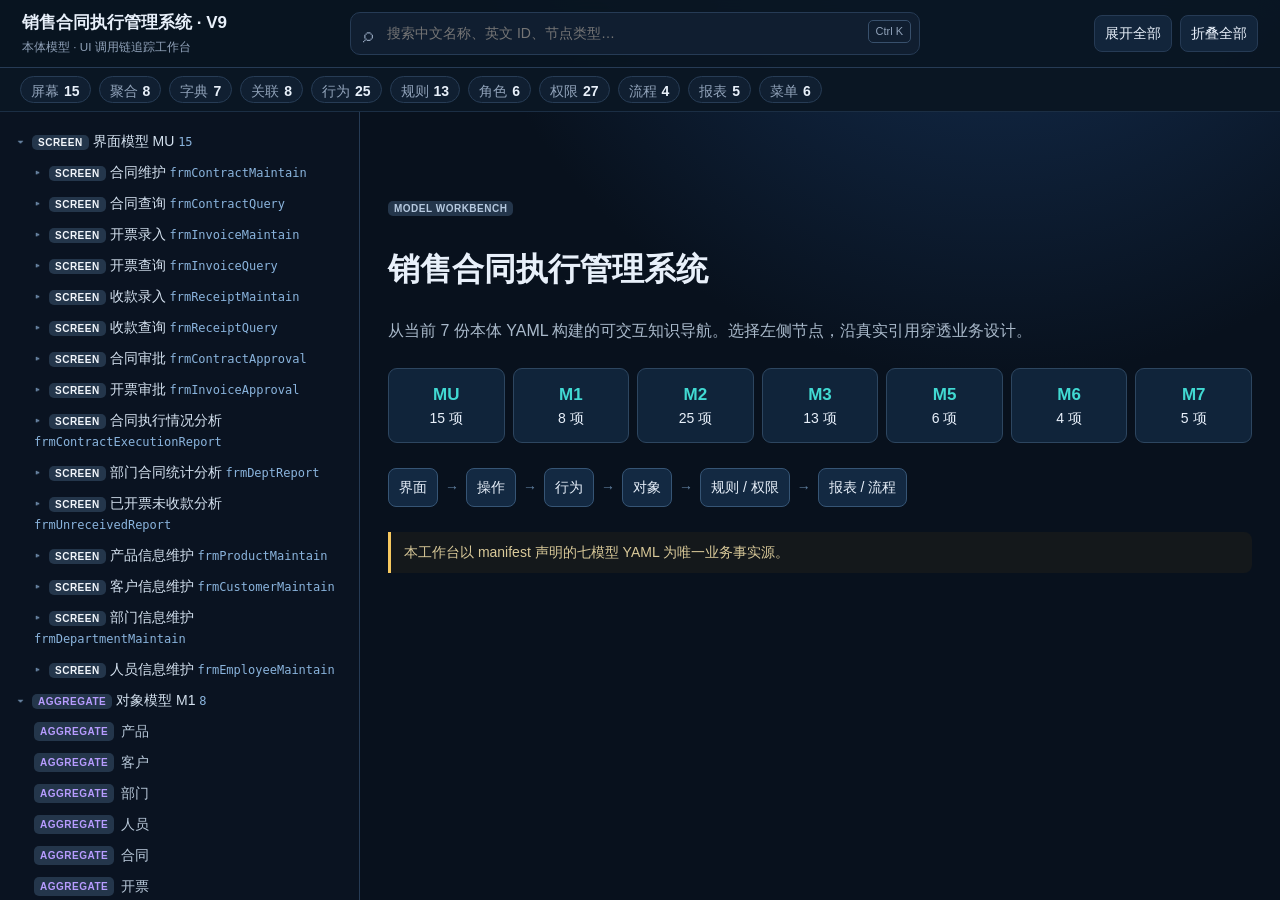
<file: paas/upstream/ontology-driven-dev/reference-example/界面调用链/contract-management-ui-callchain_v9.html>
<!doctype html>
<html lang="zh-CN"><head><meta charset="utf-8"><meta name="viewport" content="width=device-width,initial-scale=1"><link rel="icon" href="data:,">
<title>销售合同执行管理系统 · V9 · 本体调用链工作台</title>
<style>
:root{color-scheme:dark;--bg:#08111d;--panel:#0e1b2b;--panel2:#13243a;--line:#263b55;--text:#e8f0fa;--muted:#91a3ba;--blue:#4da3ff;--cyan:#41d9d2;--green:#58d68d;--amber:#f6c85f;--purple:#b79cff;--red:#ff7685;--shadow:0 16px 42px #0006}*{box-sizing:border-box}html,body{height:100%;margin:0}body{font:14px/1.5 Inter,"Segoe UI","Microsoft YaHei",sans-serif;background:radial-gradient(circle at 78% -20%,#17355d 0,transparent 38%),var(--bg);color:var(--text);overflow:hidden}button,input{font:inherit}.top{height:68px;border-bottom:1px solid var(--line);display:flex;align-items:center;gap:18px;padding:0 22px;background:#091522e8;backdrop-filter:blur(18px)}.brand{min-width:310px}.brand h1{font-size:17px;margin:0}.brand small{color:var(--muted)}.search{position:relative;flex:1;max-width:570px}.search input{width:100%;border:1px solid var(--line);background:#101e30;color:var(--text);border-radius:10px;padding:10px 76px 10px 36px;outline:none}.search:before{content:'⌕';position:absolute;left:13px;top:7px;color:var(--muted);font-size:20px}.kbd{position:absolute;right:9px;top:8px;color:var(--muted);font-size:11px;border:1px solid #38506c;padding:2px 7px;border-radius:5px}.top-actions{margin-left:auto;display:flex;gap:8px}.btn{border:1px solid var(--line);background:#12253b;color:var(--text);border-radius:8px;padding:7px 10px;cursor:pointer}.btn:hover{border-color:var(--blue);background:#17304d}.stats{height:44px;padding:8px 20px;display:flex;gap:8px;overflow:auto;border-bottom:1px solid #1b2e44;background:#0a1623}.stat{white-space:nowrap;border:1px solid #273c55;background:#101f31;border-radius:999px;padding:4px 10px;color:var(--muted)}.stat b{color:var(--text);margin-left:5px}.shell{height:calc(100% - 112px);display:grid;grid-template-columns:360px 1fr}.tree-pane{border-right:1px solid var(--line);overflow:auto;padding:14px 10px 40px;background:#0a1522cc}.detail{overflow:auto;padding:22px 28px 70px}.tree,.tree ul{list-style:none;margin:0;padding-left:17px}.tree.root{padding-left:0}.tree details>summary{list-style:none;cursor:pointer;border-radius:7px;padding:5px 7px;color:#d5e2f0}.tree details>summary::-webkit-details-marker{display:none}.tree details>summary:before{content:'▸';display:inline-block;width:15px;color:#65809f}.tree details[open]>summary:before{content:'▾'}.tree summary:hover,.leaf:hover{background:#162940}.leaf{display:flex;align-items:center;gap:7px;padding:5px 7px;border-radius:7px;cursor:pointer;color:#b9c9da}.leaf.active{background:#1c3e62;color:white;box-shadow:inset 3px 0 var(--blue)}.badge{font-size:10px;font-weight:700;letter-spacing:.05em;border-radius:5px;padding:2px 6px;background:#24364b;color:#b6c9df}.t-screen{color:#f2f6fb}.t-element{color:#a9b9cb}.t-action,.t-behavior{color:var(--green)}.t-aggregate{color:var(--purple)}.t-rule{color:var(--amber)}.t-permission,.t-role,.t-actor{color:#ff9dc5}.t-flow{color:var(--cyan)}.t-report{color:var(--blue)}.t-dictionary,.t-association{color:#ffb07b}.crumbs{display:flex;gap:8px;color:var(--muted);font-size:12px;margin-bottom:12px}.crumbs span+span:before{content:'›';margin-right:8px}.hero{display:flex;align-items:flex-start;gap:12px;margin-bottom:18px}.hero h2{font-size:24px;margin:0 0 3px}.id{font:12px/1.5 Consolas,monospace;color:#8ab4dd}.copy{margin-left:auto}.grid{display:grid;grid-template-columns:repeat(auto-fit,minmax(250px,1fr));gap:12px;margin-bottom:16px}.card{border:1px solid var(--line);background:linear-gradient(145deg,#122238dd,#0d1b2bdd);border-radius:12px;padding:15px;box-shadow:0 8px 22px #0002}.card h3{font-size:13px;margin:0 0 12px;color:#a9bed4;text-transform:uppercase;letter-spacing:.08em}.kv{display:grid;grid-template-columns:110px 1fr;gap:7px 12px}.kv dt{color:var(--muted)}.kv dd{margin:0;overflow-wrap:anywhere}.refs{display:flex;flex-wrap:wrap;gap:7px}.ref{border:1px solid #34506d;background:#142b45;color:#a8d4ff;border-radius:7px;padding:3px 8px;cursor:pointer}.ref:hover{border-color:var(--blue);color:white}.ref.dangling{opacity:.45;cursor:default}.empty{border:1px dashed #38506b;border-radius:12px;padding:24px;color:var(--muted);text-align:center}.table-wrap{overflow:auto}.data{width:100%;border-collapse:collapse;font-size:13px}.data th,.data td{text-align:left;border-bottom:1px solid #263a50;padding:8px 10px;vertical-align:top}.data th{color:#99afc5;font-weight:600;background:#102238;position:sticky;top:0}.mono,pre{font-family:Consolas,"SFMono-Regular",monospace}.code{white-space:pre-wrap;background:#08131f;border:1px solid #253b53;border-radius:9px;padding:12px;color:#cbd8e6}.chain{display:flex;align-items:stretch;gap:8px;overflow:auto;padding:5px 1px 12px}.step{min-width:170px;border:1px solid #31506c;background:#12263c;border-radius:10px;padding:10px;cursor:pointer}.step:hover{border-color:var(--blue)}.arrow{align-self:center;color:#6484a4;font-size:18px}.notice{border-left:3px solid var(--amber);background:#392e163f;padding:10px 13px;border-radius:0 8px 8px 0;color:#d9c999;margin-bottom:16px}.proto-head{display:flex;align-items:center;gap:8px;margin-bottom:12px}.proto-head .spacer{flex:1}.ui-win{border:1px solid #31506e;background:#eaf0f6;color:#26384a;border-radius:13px;overflow:hidden;box-shadow:var(--shadow)}.ui-titlebar{height:44px;background:#172b43;color:white;display:flex;align-items:center;padding:0 14px;gap:7px}.dot{width:10px;height:10px;border-radius:50%;background:#ff6b6b}.dot:nth-child(2){background:#ffd166}.dot:nth-child(3){background:#58d68d}.ui-title{margin-left:8px;font-weight:600}.ui-chip{margin-left:auto;font-size:11px;border:1px solid #49647e;border-radius:999px;padding:3px 8px}.ui-body{padding:22px;background:#f4f7fa}.ui-section{font-size:11px;font-weight:800;letter-spacing:.12em;color:#668199;border-bottom:1px solid #ccd7e1;padding:12px 0 6px;margin-bottom:10px}.ui-row{display:flex;gap:11px;align-items:center;flex-wrap:wrap;margin:9px 0}.ui-field{display:flex;align-items:center;gap:7px;min-width:210px}.ui-label{font-size:12px;color:#536b80}.ui-input,.ui-select{min-width:125px;background:white;border:1px solid #b9c8d6;border-radius:7px;padding:7px 9px;color:#8293a3;box-shadow:inset 0 1px 2px #0001}.ui-button{border:1px solid #91a7bb;background:white;color:#37516a;border-radius:7px;padding:7px 13px;font-weight:600}.ui-button.primary{background:#2979cf;border-color:#2979cf;color:white}.ui-grid{width:100%;border-collapse:collapse;background:white;border-radius:8px;overflow:hidden;box-shadow:0 2px 9px #1222}.ui-grid th,.ui-grid td{border-bottom:1px solid #dbe3ea;padding:8px;text-align:left;font-size:12px}.raw{white-space:pre;overflow:auto;max-height:550px}.hidden{display:none!important}.search-results{position:fixed;z-index:20;top:61px;left:360px;width:min(570px,calc(100vw - 390px));max-height:65vh;overflow:auto;border:1px solid #36516d;background:#0f1e30;box-shadow:var(--shadow);border-radius:10px;padding:8px}.search-hit{padding:9px 10px;border-radius:7px;cursor:pointer;display:flex;gap:8px}.search-hit:hover{background:#19324e}.search-hit small{color:var(--muted);margin-left:auto}.welcome{max-width:900px;margin:7vh auto}.welcome h2{font-size:32px}.welcome p{color:#a9b9ca;font-size:16px}.model-strip{display:grid;grid-template-columns:repeat(7,1fr);gap:8px;margin:25px 0}.model-box{padding:13px 8px;border:1px solid #2d4660;background:#10243a;border-radius:9px;text-align:center}.model-box b{display:block;color:var(--cyan);font-size:17px}.flowline{display:flex;flex-wrap:wrap;align-items:center;gap:7px;margin-top:18px}.flowline span{border:1px solid #365575;background:#132942;border-radius:8px;padding:8px 10px}.flowline i{color:#6283a4;font-style:normal}@media(max-width:820px){.shell{grid-template-columns:280px 1fr}.brand{min-width:220px}.top-actions{display:none}.detail{padding:18px}.model-strip{grid-template-columns:repeat(2,1fr)}}
</style></head><body>
<header class="top"><div class="brand"><h1>销售合同执行管理系统 · V9</h1><small>本体模型 · UI 调用链追踪工作台</small></div><div class="search"><input id="search" placeholder="搜索中文名称、英文 ID、节点类型…"><span class="kbd">Ctrl K</span></div><div class="top-actions"><button class="btn" id="expand">展开全部</button><button class="btn" id="collapse">折叠全部</button></div></header>
<div class="stats" id="stats"></div><main class="shell"><aside class="tree-pane"><ul class="tree root" id="tree"></ul></aside><section class="detail" id="detail"></section></main><div id="results" class="search-results hidden"></div>
<script>const DATA={
  "meta": {
    "domain": "销售合同执行管理",
    "application": "销售合同执行管理系统",
    "modelFiles": [
      "m1-object-model.yaml",
      "m2-behavior-model.yaml",
      "m3-rule-model.yaml",
      "m5-actor-model.yaml",
      "m6-flow-model.yaml",
      "m7-report-model.yaml",
      "mu-ui-model.yaml"
    ],
    "missingFiles": [],
    "promptVersion": "V9"
  },
  "aggregates": [
    {
      "id": "AGG-PRODUCT-001",
      "name": "产品",
      "alias": "Product",
      "aggregateType": "AGGREGATE_ROOT",
      "description": "产品主数据，本系统维护，被合同引用",
      "lifecycle": [
        "在用",
        "停用"
      ],
      "tags": [
        "主数据"
      ],
      "attributes": [
        {
          "name": "productId",
          "label": "产品编号",
          "type": "String",
          "required": true,
          "unique": true
        },
        {
          "name": "productType",
          "label": "产品类型",
          "type": "DictionaryRef",
          "dictionaryRef": {
            "dictionaryId": "DICT-PRODUCT-TYPE",
            "typeCode": "PRODUCT_TYPE"
          },
          "required": true
        },
        {
          "name": "productName",
          "label": "产品名称",
          "type": "String",
          "required": true
        }
      ]
    },
    {
      "id": "AGG-CUSTOMER-001",
      "name": "客户",
      "alias": "Customer",
      "aggregateType": "AGGREGATE_ROOT",
      "description": "客户主数据，本系统维护，被合同引用",
      "lifecycle": [
        "在用",
        "停用"
      ],
      "tags": [
        "主数据"
      ],
      "attributes": [
        {
          "name": "customerId",
          "label": "客户编号",
          "type": "String",
          "required": true,
          "unique": true
        },
        {
          "name": "customerType",
          "label": "客户类型",
          "type": "DictionaryRef",
          "dictionaryRef": {
            "dictionaryId": "DICT-CUSTOMER-TYPE",
            "typeCode": "CUSTOMER_TYPE"
          },
          "required": true
        },
        {
          "name": "customerName",
          "label": "客户名称",
          "type": "String",
          "required": true
        }
      ]
    },
    {
      "id": "AGG-DEPARTMENT-001",
      "name": "部门",
      "alias": "Department",
      "aggregateType": "AGGREGATE_ROOT",
      "description": "组织主数据，本系统维护，被人员和合同引用",
      "lifecycle": [
        "在用",
        "停用"
      ],
      "tags": [
        "主数据"
      ],
      "attributes": [
        {
          "name": "departmentId",
          "label": "部门编号",
          "type": "String",
          "required": true,
          "unique": true
        },
        {
          "name": "departmentName",
          "label": "部门名称",
          "type": "String",
          "required": true
        }
      ]
    },
    {
      "id": "AGG-EMPLOYEE-001",
      "name": "人员",
      "alias": "Employee",
      "aggregateType": "AGGREGATE_ROOT",
      "description": "人员主数据，本系统维护，被合同责任人引用",
      "lifecycle": [
        "在用",
        "停用"
      ],
      "tags": [
        "主数据"
      ],
      "attributes": [
        {
          "name": "employeeId",
          "label": "人员编号",
          "type": "String",
          "required": true,
          "unique": true
        },
        {
          "name": "employeeName",
          "label": "人员名称",
          "type": "String",
          "required": true
        },
        {
          "name": "departmentId",
          "label": "所属部门",
          "type": "AggregateRootRef",
          "targetAggregate": "AGG-DEPARTMENT-001",
          "required": true
        }
      ]
    },
    {
      "id": "AGG-CONTRACT-001",
      "name": "合同",
      "alias": "Contract",
      "aggregateType": "AGGREGATE_ROOT",
      "description": "对外销售产生的合同签订信息，包含合同基本信息和付款条款明细",
      "lifecycle": [
        "草稿",
        "待财务经理审批",
        "待总经理审批",
        "已纳入管理",
        "已结清",
        "已驳回",
        "已作废",
        "已归档"
      ],
      "tags": [
        "核心域"
      ],
      "attributes": [
        {
          "name": "contractNo",
          "label": "合同编号",
          "type": "String",
          "required": true,
          "unique": true
        },
        {
          "name": "contractName",
          "label": "合同名称",
          "type": "String",
          "required": true,
          "refRules": [
            {
              "name": "合同名称长度限制",
              "description": "合同名称最多 100 个字符",
              "expression": "LENGTH(value) <= 100",
              "violationMessage": "合同名称不能超过 100 个字符",
              "enforcedAt": "ALWAYS"
            }
          ]
        },
        {
          "name": "productId",
          "label": "所属产品",
          "type": "AggregateRootRef",
          "targetAggregate": "AGG-PRODUCT-001",
          "required": true
        },
        {
          "name": "customerId",
          "label": "所属客户",
          "type": "AggregateRootRef",
          "targetAggregate": "AGG-CUSTOMER-001",
          "required": true
        },
        {
          "name": "departmentId",
          "label": "所属部门",
          "type": "AggregateRootRef",
          "targetAggregate": "AGG-DEPARTMENT-001",
          "required": true
        },
        {
          "name": "contractType",
          "label": "合同类型",
          "type": "DictionaryRef",
          "dictionaryRef": {
            "dictionaryId": "DICT-CONTRACT-TYPE",
            "typeCode": "CONTRACT_TYPE"
          },
          "required": true
        },
        {
          "name": "signDate",
          "label": "合同签订时间",
          "type": "Date",
          "required": true
        },
        {
          "name": "ownerId",
          "label": "责任人",
          "type": "AggregateRootRef",
          "targetAggregate": "AGG-EMPLOYEE-001",
          "required": true
        },
        {
          "name": "totalAmount",
          "label": "合同总金额（含税）",
          "type": "Money",
          "required": true,
          "refRules": [
            {
              "name": "合同总金额必须为正数",
              "description": "合同总金额必须大于 0",
              "expression": "value > 0",
              "violationMessage": "合同总金额必须大于 0",
              "enforcedAt": "ALWAYS"
            }
          ]
        },
        {
          "name": "purchaseAmount",
          "label": "对外采购金额（含税）",
          "type": "Money",
          "required": true,
          "refRules": [
            {
              "name": "采购金额非负",
              "description": "对外采购金额不能小于 0",
              "expression": "value >= 0",
              "violationMessage": "对外采购金额不能小于 0",
              "enforcedAt": "ALWAYS"
            }
          ]
        },
        {
          "name": "taxRate",
          "label": "合同税率",
          "type": "Decimal",
          "required": true,
          "refRules": [
            {
              "name": "税率合法范围",
              "description": "税率取值在 0 到 1 之间",
              "expression": "value >= 0 AND value <= 1",
              "violationMessage": "税率取值应在 0 到 1 之间",
              "enforcedAt": "ALWAYS"
            }
          ]
        },
        {
          "name": "status",
          "label": "登记管理状态",
          "type": "Enum",
          "enumValues": [
            "草稿",
            "待财务经理审批",
            "待总经理审批",
            "已纳入管理",
            "已结清",
            "已驳回",
            "已作废",
            "已归档"
          ],
          "required": true,
          "defaultValue": "草稿"
        },
        {
          "name": "registeredAt",
          "label": "登记时间",
          "type": "DateTime",
          "required": true
        },
        {
          "name": "registrantId",
          "label": "登记人",
          "type": "AggregateRootRef",
          "targetAggregate": "AGG-EMPLOYEE-001",
          "required": true
        }
      ],
      "entities": [
        {
          "name": "付款阶段",
          "alias": "PaymentStage",
          "description": "合同付款阶段明细",
          "localId": "stageId",
          "cardinality": "ONE_OR_MORE",
          "cascadeDelete": true,
          "attributes": [
            {
              "name": "stageId",
              "label": "付款阶段编号",
              "type": "String",
              "required": true
            },
            {
              "name": "stageName",
              "label": "付款阶段名称",
              "type": "String",
              "required": true
            },
            {
              "name": "payRatio",
              "label": "付款比例（百分比）",
              "type": "Decimal",
              "required": true,
              "refRules": [
                {
                  "name": "付款比例合法范围",
                  "description": "付款比例在 0 到 100 之间",
                  "expression": "value > 0 AND value <= 100",
                  "violationMessage": "付款比例应在 0 到 100 之间",
                  "enforcedAt": "ALWAYS"
                }
              ]
            },
            {
              "name": "stageAmount",
              "label": "阶段应付金额",
              "type": "Money",
              "required": true,
              "description": "派生字段，合同总金额乘以付款比例"
            },
            {
              "name": "invoiceStatus",
              "label": "阶段开票状态",
              "type": "Enum",
              "enumValues": [
                "未开票",
                "部分开票",
                "已足额开票"
              ],
              "required": true,
              "defaultValue": "未开票",
              "description": "派生字段，由开票分摊累计金额判定"
            }
          ]
        }
      ],
      "invariants": [
        {
          "name": "采购金额不超过合同金额",
          "expression": "purchaseAmount <= totalAmount",
          "violationMessage": "对外采购金额不得大于合同总金额",
          "enforcedAt": "ALWAYS"
        },
        {
          "name": "付款比例合计等于100",
          "expression": "SUM(stages.payRatio) == 100",
          "violationMessage": "付款阶段付款比例合计必须等于 100",
          "enforcedAt": "ON_CREATE"
        }
      ]
    },
    {
      "id": "AGG-INVOICE-001",
      "name": "开票",
      "alias": "Invoice",
      "aggregateType": "AGGREGATE_ROOT",
      "description": "针对一个合同登记的开票业务记录，通过分摊关系覆盖一个或多个付款阶段",
      "lifecycle": [
        "草稿",
        "待财务经理审批",
        "已批准",
        "已驳回",
        "已作废"
      ],
      "tags": [
        "核心域"
      ],
      "attributes": [
        {
          "name": "invoiceNo",
          "label": "开票编号",
          "type": "String",
          "required": true,
          "unique": true
        },
        {
          "name": "contractId",
          "label": "对应合同",
          "type": "AggregateRootRef",
          "targetAggregate": "AGG-CONTRACT-001",
          "required": true
        },
        {
          "name": "invoiceAmount",
          "label": "开票金额（含税）",
          "type": "Money",
          "required": true,
          "refRules": [
            {
              "name": "开票金额必须为正数",
              "description": "开票金额必须大于 0",
              "expression": "value > 0",
              "violationMessage": "开票金额必须大于 0",
              "enforcedAt": "ALWAYS"
            }
          ]
        },
        {
          "name": "invoiceTaxRate",
          "label": "开票税率",
          "type": "Decimal",
          "required": true,
          "refRules": [
            {
              "name": "开票税率合法范围",
              "description": "开票税率取值在 0 到 1 之间",
              "expression": "value >= 0 AND value <= 1",
              "violationMessage": "开票税率应在 0 到 1 之间",
              "enforcedAt": "ALWAYS"
            }
          ]
        },
        {
          "name": "invoiceDate",
          "label": "开票时间",
          "type": "Date",
          "required": true
        },
        {
          "name": "receivedFlag",
          "label": "是否收款",
          "type": "Boolean",
          "required": true,
          "defaultValue": false
        },
        {
          "name": "receivedAmount",
          "label": "已收款金额",
          "type": "Money",
          "required": true,
          "defaultValue": 0,
          "description": "由有效收款累计得到"
        },
        {
          "name": "receivedDate",
          "label": "收款完成时间",
          "type": "DateTime",
          "required": false,
          "description": "全部收齐后由系统更新"
        },
        {
          "name": "approvalStatus",
          "label": "开票审批状态",
          "type": "Enum",
          "enumValues": [
            "草稿",
            "待财务经理审批",
            "已批准",
            "已驳回",
            "已作废"
          ],
          "required": true,
          "defaultValue": "草稿"
        }
      ],
      "entities": [
        {
          "name": "开票付款阶段分摊",
          "alias": "InvoiceStageAllocation",
          "description": "开票与付款阶段之间的多对多分摊关系",
          "localId": "allocationId",
          "cardinality": "ONE_OR_MORE",
          "cascadeDelete": true,
          "attributes": [
            {
              "name": "allocationId",
              "label": "分摊标识",
              "type": "String",
              "required": true,
              "description": "聚合内唯一标识"
            },
            {
              "name": "contractId",
              "label": "对应合同",
              "type": "AggregateRootRef",
              "targetAggregate": "AGG-CONTRACT-001",
              "required": true
            },
            {
              "name": "stageId",
              "label": "对应付款阶段",
              "type": "String",
              "required": true,
              "description": "付款阶段编号，配合 contractId 定位"
            },
            {
              "name": "allocatedAmount",
              "label": "分摊金额",
              "type": "Money",
              "required": true,
              "refRules": [
                {
                  "name": "分摊金额必须为正数",
                  "description": "分摊金额必须大于 0",
                  "expression": "value > 0",
                  "violationMessage": "分摊金额必须大于 0",
                  "enforcedAt": "ALWAYS"
                }
              ]
            }
          ]
        }
      ],
      "invariants": [
        {
          "name": "开票分摊金额平衡",
          "expression": "SUM(allocations.allocatedAmount) == invoiceAmount",
          "violationMessage": "同一开票的分摊金额合计必须等于开票金额",
          "enforcedAt": "ALWAYS"
        },
        {
          "name": "已收款金额范围",
          "expression": "receivedAmount >= 0 AND receivedAmount <= invoiceAmount",
          "violationMessage": "已收款金额应在 0 到开票金额之间",
          "enforcedAt": "ALWAYS"
        },
        {
          "name": "收款完成信息一致",
          "expression": "IF receivedFlag == true THEN receivedAmount == invoiceAmount AND receivedDate != null",
          "violationMessage": "是否收款为是时，已收款金额须等于开票金额且完成时间非空",
          "enforcedAt": "ALWAYS"
        }
      ]
    },
    {
      "id": "AGG-RECEIPT-001",
      "name": "收款",
      "alias": "Receipt",
      "aggregateType": "AGGREGATE_ROOT",
      "description": "独立记录客户针对具体合同和开票的每笔收款",
      "lifecycle": [
        "已登记",
        "已冲销"
      ],
      "tags": [
        "核心域"
      ],
      "attributes": [
        {
          "name": "receiptNo",
          "label": "收款编号",
          "type": "String",
          "required": true,
          "unique": true
        },
        {
          "name": "contractId",
          "label": "对应合同",
          "type": "AggregateRootRef",
          "targetAggregate": "AGG-CONTRACT-001",
          "required": true
        },
        {
          "name": "invoiceId",
          "label": "对应开票",
          "type": "AggregateRootRef",
          "targetAggregate": "AGG-INVOICE-001",
          "required": true
        },
        {
          "name": "receiptAmount",
          "label": "收款金额",
          "type": "Money",
          "required": true,
          "refRules": [
            {
              "name": "收款金额必须为正数",
              "description": "收款金额必须大于 0",
              "expression": "value > 0",
              "violationMessage": "收款金额必须大于 0",
              "enforcedAt": "ALWAYS"
            }
          ]
        },
        {
          "name": "receiptTime",
          "label": "收款时间",
          "type": "DateTime",
          "required": true
        },
        {
          "name": "receiptMethod",
          "label": "收款方式",
          "type": "DictionaryRef",
          "dictionaryRef": {
            "dictionaryId": "DICT-RECEIPT-METHOD",
            "typeCode": "RECEIPT_METHOD"
          },
          "required": false
        },
        {
          "name": "status",
          "label": "收款状态",
          "type": "Enum",
          "enumValues": [
            "已登记",
            "已冲销"
          ],
          "required": true,
          "defaultValue": "已登记"
        },
        {
          "name": "remark",
          "label": "备注",
          "type": "String",
          "required": false
        }
      ]
    },
    {
      "id": "AGG-APPROVAL-001",
      "name": "审批记录",
      "alias": "ApprovalRecord",
      "aggregateType": "AGGREGATE_ROOT",
      "description": "记录合同登记审批和开票审批的人工处理历史",
      "lifecycle": [
        "已记录"
      ],
      "tags": [
        "支撑域"
      ],
      "attributes": [
        {
          "name": "approvalRecordNo",
          "label": "审批记录编号",
          "type": "String",
          "required": true,
          "unique": true
        },
        {
          "name": "bizType",
          "label": "业务类型",
          "type": "DictionaryRef",
          "dictionaryRef": {
            "dictionaryId": "DICT-BIZ-TYPE",
            "typeCode": "BIZ_TYPE"
          },
          "required": true
        },
        {
          "name": "bizNo",
          "label": "业务单据编号",
          "type": "String",
          "required": true
        },
        {
          "name": "approvalNode",
          "label": "审批节点",
          "type": "DictionaryRef",
          "dictionaryRef": {
            "dictionaryId": "DICT-APPROVAL-NODE",
            "typeCode": "APPROVAL_NODE"
          },
          "required": true
        },
        {
          "name": "approvalRoleId",
          "label": "审批角色",
          "type": "String",
          "required": true,
          "description": "引用 M5 角色 roleId"
        },
        {
          "name": "approverId",
          "label": "审批人员",
          "type": "AggregateRootRef",
          "targetAggregate": "AGG-EMPLOYEE-001",
          "required": true
        },
        {
          "name": "approvalResult",
          "label": "审批结果",
          "type": "DictionaryRef",
          "dictionaryRef": {
            "dictionaryId": "DICT-APPROVAL-RESULT",
            "typeCode": "APPROVAL_RESULT"
          },
          "required": true
        },
        {
          "name": "approvalComment",
          "label": "审批意见",
          "type": "String",
          "required": false
        },
        {
          "name": "approvalTime",
          "label": "审批时间",
          "type": "DateTime",
          "required": true
        }
      ]
    }
  ],
  "dictionaries": [
    {
      "id": "DICT-CONTRACT-TYPE",
      "name": "合同类型字典",
      "types": [
        {
          "typeCode": "CONTRACT_TYPE",
          "typeName": "合同类型",
          "items": [
            {
              "code": "PRODUCT",
              "label": "产品合同",
              "enabled": true,
              "sortOrder": 10
            },
            {
              "code": "SERVICE",
              "label": "服务合同",
              "enabled": true,
              "sortOrder": 20
            },
            {
              "code": "INTEGRATION",
              "label": "集成合同",
              "enabled": true,
              "sortOrder": 30
            }
          ]
        }
      ]
    },
    {
      "id": "DICT-RECEIPT-METHOD",
      "name": "收款方式字典",
      "types": [
        {
          "typeCode": "RECEIPT_METHOD",
          "typeName": "收款方式",
          "items": [
            {
              "code": "BANK",
              "label": "银行转账",
              "enabled": true,
              "sortOrder": 10
            },
            {
              "code": "BILL",
              "label": "票据",
              "enabled": true,
              "sortOrder": 20
            },
            {
              "code": "OTHER",
              "label": "其他",
              "enabled": true,
              "sortOrder": 30
            }
          ]
        }
      ]
    },
    {
      "id": "DICT-APPROVAL-NODE",
      "name": "审批节点字典",
      "types": [
        {
          "typeCode": "APPROVAL_NODE",
          "typeName": "审批节点",
          "items": [
            {
              "code": "FINANCE_MANAGER",
              "label": "财务经理审批",
              "enabled": true,
              "sortOrder": 10
            },
            {
              "code": "GENERAL_MANAGER",
              "label": "总经理审批",
              "enabled": true,
              "sortOrder": 20
            }
          ]
        }
      ]
    },
    {
      "id": "DICT-APPROVAL-RESULT",
      "name": "审批结果字典",
      "types": [
        {
          "typeCode": "APPROVAL_RESULT",
          "typeName": "审批结果",
          "items": [
            {
              "code": "APPROVE",
              "label": "通过",
              "enabled": true,
              "sortOrder": 10
            },
            {
              "code": "REJECT",
              "label": "驳回",
              "enabled": true,
              "sortOrder": 20
            }
          ]
        }
      ]
    },
    {
      "id": "DICT-BIZ-TYPE",
      "name": "审批业务类型字典",
      "types": [
        {
          "typeCode": "BIZ_TYPE",
          "typeName": "业务类型",
          "items": [
            {
              "code": "CONTRACT_REG",
              "label": "合同登记",
              "enabled": true,
              "sortOrder": 10
            },
            {
              "code": "INVOICE",
              "label": "开票",
              "enabled": true,
              "sortOrder": 20
            }
          ]
        }
      ]
    },
    {
      "id": "DICT-PRODUCT-TYPE",
      "name": "产品类型字典",
      "types": [
        {
          "typeCode": "PRODUCT_TYPE",
          "typeName": "产品类型",
          "items": []
        }
      ]
    },
    {
      "id": "DICT-CUSTOMER-TYPE",
      "name": "客户类型字典",
      "types": [
        {
          "typeCode": "CUSTOMER_TYPE",
          "typeName": "客户类型",
          "items": []
        }
      ]
    }
  ],
  "associations": [
    {
      "id": "ASSOC-CONTRACT-PRODUCT",
      "sourceAggregate": "AGG-CONTRACT-001",
      "targetAggregate": "AGG-PRODUCT-001",
      "associationType": "REFERENCE",
      "sourceRole": "所属产品",
      "targetRole": "产品合同",
      "cardinality": "MANY_TO_ONE",
      "referenceField": "productId"
    },
    {
      "id": "ASSOC-CONTRACT-CUSTOMER",
      "sourceAggregate": "AGG-CONTRACT-001",
      "targetAggregate": "AGG-CUSTOMER-001",
      "associationType": "REFERENCE",
      "sourceRole": "所属客户",
      "targetRole": "客户合同",
      "cardinality": "MANY_TO_ONE",
      "referenceField": "customerId"
    },
    {
      "id": "ASSOC-CONTRACT-DEPARTMENT",
      "sourceAggregate": "AGG-CONTRACT-001",
      "targetAggregate": "AGG-DEPARTMENT-001",
      "associationType": "REFERENCE",
      "sourceRole": "归属部门",
      "targetRole": "部门合同",
      "cardinality": "MANY_TO_ONE",
      "referenceField": "departmentId"
    },
    {
      "id": "ASSOC-CONTRACT-EMPLOYEE",
      "sourceAggregate": "AGG-CONTRACT-001",
      "targetAggregate": "AGG-EMPLOYEE-001",
      "associationType": "REFERENCE",
      "sourceRole": "责任人",
      "targetRole": "负责合同",
      "cardinality": "MANY_TO_ONE",
      "referenceField": "ownerId"
    },
    {
      "id": "ASSOC-DEPARTMENT-EMPLOYEE",
      "sourceAggregate": "AGG-EMPLOYEE-001",
      "targetAggregate": "AGG-DEPARTMENT-001",
      "associationType": "REFERENCE",
      "sourceRole": "所属部门",
      "targetRole": "部门人员",
      "cardinality": "MANY_TO_ONE",
      "referenceField": "departmentId"
    },
    {
      "id": "ASSOC-CONTRACT-INVOICE",
      "sourceAggregate": "AGG-CONTRACT-001",
      "targetAggregate": "AGG-INVOICE-001",
      "associationType": "REFERENCE",
      "sourceRole": "产生开票",
      "targetRole": "所属合同",
      "cardinality": "ONE_TO_MANY",
      "referenceField": "contractId"
    },
    {
      "id": "ASSOC-CONTRACT-RECEIPT",
      "sourceAggregate": "AGG-CONTRACT-001",
      "targetAggregate": "AGG-RECEIPT-001",
      "associationType": "REFERENCE",
      "sourceRole": "对应收款",
      "targetRole": "所属合同",
      "cardinality": "ONE_TO_MANY",
      "referenceField": "contractId"
    },
    {
      "id": "ASSOC-INVOICE-RECEIPT",
      "sourceAggregate": "AGG-INVOICE-001",
      "targetAggregate": "AGG-RECEIPT-001",
      "associationType": "REFERENCE",
      "sourceRole": "对应收款",
      "targetRole": "所属开票",
      "cardinality": "ONE_TO_MANY",
      "referenceField": "invoiceId"
    }
  ],
  "behaviors": [
    {
      "id": "Contract_SaveAsDraft",
      "name": "保存合同草稿",
      "ownerEntity": "AGG-CONTRACT-001",
      "behaviorType": "COMMAND",
      "triggerType": "USER_ACTION",
      "preconditions": [
        "合同已完成线下签字盖章",
        "引用的产品、客户、部门、人员有效"
      ],
      "postconditions": [
        {
          "field": "contract.status",
          "setValue": "草稿"
        }
      ],
      "appliedRules": [
        "RULE-OWNER-DEPT-CONSISTENT"
      ],
      "requiredPermissions": [
        "PERM-CONTRACT-CREATE"
      ],
      "syncTriggers": []
    },
    {
      "id": "Contract_Submit",
      "name": "提交合同审批",
      "ownerEntity": "AGG-CONTRACT-001",
      "behaviorType": "COMMAND",
      "triggerType": "USER_ACTION",
      "preconditions": [
        "contract.status == '草稿'",
        "付款比例合计等于 100%"
      ],
      "postconditions": [
        {
          "field": "contract.status",
          "setValue": "待财务经理审批"
        }
      ],
      "appliedRules": [
        "RULE-CONTRACT-APPROVAL-LEVEL",
        "RULE-OWNER-DEPT-CONSISTENT"
      ],
      "requiredPermissions": [
        "PERM-CONTRACT-CREATE"
      ],
      "syncTriggers": []
    },
    {
      "id": "Contract_Resubmit",
      "name": "修改并重新提交合同",
      "ownerEntity": "AGG-CONTRACT-001",
      "behaviorType": "COMMAND",
      "triggerType": "USER_ACTION",
      "preconditions": [
        "contract.status == '已驳回'"
      ],
      "postconditions": [
        {
          "field": "contract.status",
          "setValue": "待财务经理审批"
        }
      ],
      "appliedRules": [
        "RULE-CONTRACT-APPROVAL-LEVEL",
        "RULE-OWNER-DEPT-CONSISTENT"
      ],
      "requiredPermissions": [
        "PERM-CONTRACT-CREATE"
      ],
      "syncTriggers": []
    },
    {
      "id": "Invoice_SaveAsDraft",
      "name": "保存开票草稿",
      "ownerEntity": "AGG-INVOICE-001",
      "behaviorType": "COMMAND",
      "triggerType": "USER_ACTION",
      "preconditions": [
        "对应合同已纳入管理且未作废、未归档"
      ],
      "postconditions": [
        {
          "field": "invoice.approvalStatus",
          "setValue": "草稿"
        }
      ],
      "appliedRules": [
        "RULE-CONTRACT-INVOICE-ELIGIBLE",
        "RULE-PAYSTAGE-REMAIN-QUOTA",
        "RULE-INVOICE-TAXRATE-CONSISTENT",
        "RULE-ALLOCATION-CONTRACT-CONSISTENT"
      ],
      "requiredPermissions": [
        "PERM-INVOICE-ISSUE"
      ],
      "syncTriggers": []
    },
    {
      "id": "Invoice_Submit",
      "name": "提交开票审批",
      "ownerEntity": "AGG-INVOICE-001",
      "behaviorType": "COMMAND",
      "triggerType": "USER_ACTION",
      "preconditions": [
        "invoice.approvalStatus == '草稿'",
        "分摊金额合计等于开票金额"
      ],
      "postconditions": [
        {
          "field": "invoice.approvalStatus",
          "setValue": "待财务经理审批"
        }
      ],
      "appliedRules": [
        "RULE-CONTRACT-INVOICE-ELIGIBLE",
        "RULE-PAYSTAGE-REMAIN-QUOTA",
        "RULE-INVOICE-TAXRATE-CONSISTENT",
        "RULE-ALLOCATION-CONTRACT-CONSISTENT"
      ],
      "requiredPermissions": [
        "PERM-INVOICE-ISSUE"
      ],
      "syncTriggers": []
    },
    {
      "id": "Invoice_Resubmit",
      "name": "修改并重新提交开票",
      "ownerEntity": "AGG-INVOICE-001",
      "behaviorType": "COMMAND",
      "triggerType": "USER_ACTION",
      "preconditions": [
        "invoice.approvalStatus == '已驳回'"
      ],
      "postconditions": [
        {
          "field": "invoice.approvalStatus",
          "setValue": "待财务经理审批"
        }
      ],
      "appliedRules": [
        "RULE-CONTRACT-INVOICE-ELIGIBLE",
        "RULE-PAYSTAGE-REMAIN-QUOTA",
        "RULE-INVOICE-TAXRATE-CONSISTENT",
        "RULE-ALLOCATION-CONTRACT-CONSISTENT"
      ],
      "requiredPermissions": [
        "PERM-INVOICE-ISSUE"
      ],
      "syncTriggers": []
    },
    {
      "id": "Receipt_Record",
      "name": "录入合同收款",
      "ownerEntity": "AGG-RECEIPT-001",
      "behaviorType": "COMMAND",
      "triggerType": "USER_ACTION",
      "preconditions": [
        "对应开票已批准且未作废",
        "对应合同未作废",
        "累计有效收款不超过开票金额"
      ],
      "postconditions": [
        {
          "field": "receipt.status",
          "setValue": "已登记"
        }
      ],
      "appliedRules": [
        "RULE-INVOICE-REMAIN-RECEIPT-QUOTA",
        "RULE-RECEIPT-CONTRACT-CONSISTENT"
      ],
      "requiredPermissions": [
        "PERM-RECEIPT-RECORD"
      ],
      "syncTriggers": [
        {
          "behaviorRef": "Invoice_UpdateReceiptStatus",
          "description": "收款登记后同步更新开票收款状态"
        }
      ]
    },
    {
      "id": "Receipt_Reverse",
      "name": "冲销错误收款",
      "ownerEntity": "AGG-RECEIPT-001",
      "behaviorType": "COMMAND",
      "triggerType": "USER_ACTION",
      "preconditions": [
        "receipt.status == '已登记'"
      ],
      "postconditions": [
        {
          "field": "receipt.status",
          "setValue": "已冲销"
        }
      ],
      "appliedRules": [],
      "requiredPermissions": [
        "PERM-RECEIPT-REVERSE"
      ],
      "syncTriggers": [
        {
          "behaviorRef": "Invoice_UpdateReceiptStatus",
          "description": "收款冲销后同步重算开票收款状态"
        }
      ]
    },
    {
      "id": "Contract_VoidOrArchive",
      "name": "作废或归档合同",
      "ownerEntity": "AGG-CONTRACT-001",
      "behaviorType": "COMMAND",
      "triggerType": "USER_ACTION",
      "preconditions": [
        "作废时不存在已批准开票或有效收款；归档时合同已结束执行"
      ],
      "postconditions": [
        {
          "field": "contract.status",
          "setValue": "已作废或已归档"
        }
      ],
      "appliedRules": [
        "RULE-CONTRACT-VOID-ELIGIBLE"
      ],
      "requiredPermissions": [
        "PERM-CONTRACT-VOID"
      ],
      "syncTriggers": []
    },
    {
      "id": "Invoice_Void",
      "name": "作废开票",
      "ownerEntity": "AGG-INVOICE-001",
      "behaviorType": "COMMAND",
      "triggerType": "USER_ACTION",
      "preconditions": [
        "invoice.approvalStatus == '已批准'",
        "不存在有效收款"
      ],
      "postconditions": [
        {
          "field": "invoice.approvalStatus",
          "setValue": "已作废"
        }
      ],
      "appliedRules": [
        "RULE-INVOICE-VOID-ELIGIBLE"
      ],
      "requiredPermissions": [
        "PERM-INVOICE-VOID"
      ],
      "syncTriggers": [
        {
          "behaviorRef": "PaymentStage_UpdateInvoiceStatus",
          "description": "开票作废后同步释放付款阶段开票额度"
        }
      ]
    },
    {
      "id": "Product_Maintain",
      "name": "维护产品信息",
      "ownerEntity": "AGG-PRODUCT-001",
      "behaviorType": "COMMAND",
      "triggerType": "USER_ACTION",
      "preconditions": [
        "具备主数据维护权限"
      ],
      "postconditions": [],
      "appliedRules": [],
      "requiredPermissions": [
        "PERM-MASTERDATA-MAINTAIN"
      ],
      "syncTriggers": []
    },
    {
      "id": "Customer_Maintain",
      "name": "维护客户信息",
      "ownerEntity": "AGG-CUSTOMER-001",
      "behaviorType": "COMMAND",
      "triggerType": "USER_ACTION",
      "preconditions": [
        "具备主数据维护权限"
      ],
      "postconditions": [],
      "appliedRules": [],
      "requiredPermissions": [
        "PERM-MASTERDATA-MAINTAIN"
      ],
      "syncTriggers": []
    },
    {
      "id": "Department_Maintain",
      "name": "维护部门信息",
      "ownerEntity": "AGG-DEPARTMENT-001",
      "behaviorType": "COMMAND",
      "triggerType": "USER_ACTION",
      "preconditions": [
        "具备主数据维护权限"
      ],
      "postconditions": [],
      "appliedRules": [],
      "requiredPermissions": [
        "PERM-MASTERDATA-MAINTAIN"
      ],
      "syncTriggers": []
    },
    {
      "id": "Employee_Maintain",
      "name": "维护人员信息",
      "ownerEntity": "AGG-EMPLOYEE-001",
      "behaviorType": "COMMAND",
      "triggerType": "USER_ACTION",
      "preconditions": [
        "具备主数据维护权限"
      ],
      "postconditions": [],
      "appliedRules": [],
      "requiredPermissions": [
        "PERM-MASTERDATA-MAINTAIN"
      ],
      "syncTriggers": []
    },
    {
      "id": "Contract_QueryList",
      "name": "查询合同列表",
      "ownerEntity": "AGG-CONTRACT-001",
      "behaviorType": "QUERY",
      "triggerType": "USER_ACTION",
      "preconditions": [],
      "postconditions": [],
      "appliedRules": [],
      "requiredPermissions": [
        "PERM-CONTRACT-QUERY-LIST",
        "PERM-CONTRACT-QUERY-LIST-OWN-DEPT"
      ],
      "syncTriggers": [],
      "queryReportRef": "REP-CONTRACT-LIST"
    },
    {
      "id": "Contract_QueryDetail",
      "name": "查看合同详情",
      "ownerEntity": "AGG-CONTRACT-001",
      "behaviorType": "QUERY",
      "triggerType": "USER_ACTION",
      "preconditions": [],
      "postconditions": [],
      "appliedRules": [],
      "requiredPermissions": [
        "PERM-CONTRACT-QUERY-DETAIL",
        "PERM-CONTRACT-QUERY-DETAIL-OWN-DEPT"
      ],
      "syncTriggers": [],
      "queryReportRef": "REP-CONTRACT-DETAIL"
    },
    {
      "id": "Contract_QueryExecutionAnalysis",
      "name": "查询合同执行情况分析",
      "ownerEntity": "AGG-CONTRACT-001",
      "behaviorType": "QUERY",
      "triggerType": "USER_ACTION",
      "preconditions": [],
      "postconditions": [],
      "appliedRules": [],
      "requiredPermissions": [
        "PERM-CONTRACT-QUERY-EXECUTION",
        "PERM-CONTRACT-QUERY-EXECUTION-OWN-DEPT"
      ],
      "syncTriggers": [],
      "queryReportRef": "REP-CONTRACT-EXECUTION"
    },
    {
      "id": "Contract_QueryDepartmentSummary",
      "name": "查询部门合同统计分析",
      "ownerEntity": "AGG-CONTRACT-001",
      "behaviorType": "QUERY",
      "triggerType": "USER_ACTION",
      "preconditions": [],
      "postconditions": [],
      "appliedRules": [],
      "requiredPermissions": [
        "PERM-CONTRACT-QUERY-DEPT-SUMMARY",
        "PERM-CONTRACT-QUERY-DEPT-SUMMARY-OWN-DEPT"
      ],
      "syncTriggers": [],
      "queryReportRef": "REP-DEPT-CONTRACT-SUMMARY"
    },
    {
      "id": "Contract_QueryInvoicedUnreceived",
      "name": "查询已开票未收款合同",
      "ownerEntity": "AGG-CONTRACT-001",
      "behaviorType": "QUERY",
      "triggerType": "USER_ACTION",
      "preconditions": [],
      "postconditions": [],
      "appliedRules": [],
      "requiredPermissions": [
        "PERM-CONTRACT-QUERY-UNRECEIVED",
        "PERM-CONTRACT-QUERY-UNRECEIVED-OWN-DEPT"
      ],
      "syncTriggers": [],
      "queryReportRef": "REP-INVOICED-UNRECEIVED"
    },
    {
      "id": "Contract_ApproveFinance",
      "name": "财务经理审批合同",
      "ownerEntity": "AGG-CONTRACT-001",
      "behaviorType": "COMMAND",
      "triggerType": "USER_ACTION",
      "preconditions": [
        "contract.status == '待财务经理审批'",
        "审批人不是提交人"
      ],
      "postconditions": [
        {
          "field": "contract.status",
          "setValue": "已纳入管理 / 待总经理审批 / 已驳回"
        }
      ],
      "appliedRules": [
        "RULE-APPROVAL-SOD",
        "RULE-CONTRACT-APPROVAL-LEVEL"
      ],
      "requiredPermissions": [
        "PERM-CONTRACT-APPROVE-FINANCE"
      ],
      "syncTriggers": []
    },
    {
      "id": "Contract_ApproveGeneralManager",
      "name": "总经理审批合同",
      "ownerEntity": "AGG-CONTRACT-001",
      "behaviorType": "COMMAND",
      "triggerType": "USER_ACTION",
      "preconditions": [
        "contract.status == '待总经理审批'",
        "审批人不是提交人"
      ],
      "postconditions": [
        {
          "field": "contract.status",
          "setValue": "已纳入管理 / 已驳回"
        }
      ],
      "appliedRules": [
        "RULE-APPROVAL-SOD"
      ],
      "requiredPermissions": [
        "PERM-CONTRACT-APPROVE-LARGE"
      ],
      "syncTriggers": []
    },
    {
      "id": "Invoice_ApproveFinance",
      "name": "财务经理审批开票",
      "ownerEntity": "AGG-INVOICE-001",
      "behaviorType": "COMMAND",
      "triggerType": "USER_ACTION",
      "preconditions": [
        "invoice.approvalStatus == '待财务经理审批'",
        "审批人不是提交人"
      ],
      "postconditions": [
        {
          "field": "invoice.approvalStatus",
          "setValue": "已批准 / 已驳回"
        }
      ],
      "appliedRules": [
        "RULE-APPROVAL-SOD"
      ],
      "requiredPermissions": [
        "PERM-INVOICE-APPROVE"
      ],
      "syncTriggers": [
        {
          "behaviorRef": "PaymentStage_UpdateInvoiceStatus",
          "description": "审批通过后同步更新付款阶段开票状态"
        }
      ]
    },
    {
      "id": "PaymentStage_UpdateInvoiceStatus",
      "name": "更新付款阶段开票状态",
      "ownerEntity": "AGG-CONTRACT-001",
      "behaviorType": "COMMAND",
      "triggerType": "SYSTEM",
      "preconditions": [
        "开票批准或作废后触发"
      ],
      "postconditions": [
        {
          "field": "paymentStage.invoiceStatus",
          "setValue": "未开票 / 部分开票 / 已足额开票"
        }
      ],
      "appliedRules": [],
      "requiredPermissions": [],
      "syncTriggers": [
        {
          "ruleRef": "RULE-CONTRACT-SETTLEMENT",
          "behaviorRef": "Contract_UpdateSettlementStatus",
          "description": "付款阶段开票状态更新后判断合同结清资格"
        }
      ]
    },
    {
      "id": "Invoice_UpdateReceiptStatus",
      "name": "更新开票收款状态",
      "ownerEntity": "AGG-INVOICE-001",
      "behaviorType": "COMMAND",
      "triggerType": "SYSTEM",
      "preconditions": [
        "收款登记或冲销后触发"
      ],
      "postconditions": [
        {
          "field": "invoice.receivedAmount",
          "setValue": "有效收款累计金额"
        },
        {
          "field": "invoice.receivedFlag",
          "setValue": "是否全部收齐"
        },
        {
          "field": "invoice.receivedDate",
          "setValue": "全部收齐时更新为收款完成时间"
        }
      ],
      "appliedRules": [
        "RULE-INVOICE-RECEIPT-STATUS"
      ],
      "requiredPermissions": [],
      "syncTriggers": [
        {
          "ruleRef": "RULE-CONTRACT-SETTLEMENT",
          "behaviorRef": "Contract_UpdateSettlementStatus",
          "description": "开票收款状态更新后判断合同结清资格"
        }
      ]
    },
    {
      "id": "Contract_UpdateSettlementStatus",
      "name": "更新合同结清状态",
      "ownerEntity": "AGG-CONTRACT-001",
      "behaviorType": "COMMAND",
      "triggerType": "SYSTEM",
      "preconditions": [
        "RULE-CONTRACT-SETTLEMENT 判定后触发"
      ],
      "postconditions": [
        {
          "field": "contract.status",
          "setValue": "已结清 / 已纳入管理"
        }
      ],
      "appliedRules": [
        "RULE-CONTRACT-SETTLEMENT"
      ],
      "requiredPermissions": [],
      "syncTriggers": []
    }
  ],
  "rules": [
    {
      "id": "RULE-CONTRACT-APPROVAL-LEVEL",
      "name": "合同审批层级判定",
      "ruleType": "VALIDATION",
      "description": "判断合同含税总金额是否大于等于 100 万元，决定是否需要总经理审批",
      "inputParams": [
        {
          "name": "totalAmount",
          "type": "Decimal",
          "sourceField": "Contract.totalAmount",
          "required": true
        }
      ],
      "outputType": "Boolean",
      "expression": "totalAmount >= 1000000\n",
      "reusedBy": [
        "Contract_Submit",
        "Contract_Resubmit",
        "Contract_ApproveFinance"
      ],
      "version": "1.0",
      "ruleFamily": "rules"
    },
    {
      "id": "RULE-CONTRACT-INVOICE-ELIGIBLE",
      "name": "合同可开票资格",
      "ruleType": "VALIDATION",
      "description": "判断合同是否已纳入管理且未作废、未归档，从而允许开票",
      "inputParams": [
        {
          "name": "contractStatus",
          "type": "Enum",
          "sourceField": "Contract.status",
          "required": true
        }
      ],
      "outputType": "Boolean",
      "expression": "contractStatus == '已纳入管理' OR contractStatus == '已结清'\n",
      "reusedBy": [
        "Invoice_SaveAsDraft",
        "Invoice_Submit",
        "Invoice_Resubmit"
      ],
      "version": "1.0",
      "ruleFamily": "rules"
    },
    {
      "id": "RULE-PAYSTAGE-REMAIN-QUOTA",
      "name": "付款阶段剩余可开票额度",
      "ruleType": "VALIDATION",
      "description": "判断本次分摊加历史有效分摊是否不超过阶段应付金额",
      "inputParams": [
        {
          "name": "stageAmount",
          "type": "Decimal",
          "sourceField": "PaymentStage.stageAmount",
          "required": true
        },
        {
          "name": "historicalAllocation",
          "type": "Decimal",
          "sourceField": "Invoice.aggregatedAllocation",
          "required": true
        },
        {
          "name": "currentAllocation",
          "type": "Decimal",
          "sourceField": "InvoiceStageAllocation.allocatedAmount",
          "required": true
        }
      ],
      "outputType": "Boolean",
      "expression": "historicalAllocation + currentAllocation <= stageAmount\n",
      "reusedBy": [
        "Invoice_SaveAsDraft",
        "Invoice_Submit",
        "Invoice_Resubmit"
      ],
      "version": "1.0",
      "ruleFamily": "rules"
    },
    {
      "id": "RULE-INVOICE-REMAIN-RECEIPT-QUOTA",
      "name": "开票剩余可收款额度",
      "ruleType": "VALIDATION",
      "description": "判断本次收款加历史有效收款是否不超过开票金额",
      "inputParams": [
        {
          "name": "invoiceAmount",
          "type": "Decimal",
          "sourceField": "Invoice.invoiceAmount",
          "required": true
        },
        {
          "name": "historicalReceipt",
          "type": "Decimal",
          "sourceField": "Receipt.aggregatedAmount",
          "required": true
        },
        {
          "name": "currentReceipt",
          "type": "Decimal",
          "sourceField": "Receipt.receiptAmount",
          "required": true
        }
      ],
      "outputType": "Boolean",
      "expression": "historicalReceipt + currentReceipt <= invoiceAmount\n",
      "reusedBy": [
        "Receipt_Record"
      ],
      "version": "1.0",
      "ruleFamily": "rules"
    },
    {
      "id": "RULE-INVOICE-RECEIPT-STATUS",
      "name": "开票收款状态判定",
      "ruleType": "DERIVATION",
      "description": "根据有效收款累计相对开票金额判定开票处于未收款、部分收款或全部收齐",
      "inputParams": [
        {
          "name": "invoiceAmount",
          "type": "Decimal",
          "sourceField": "Invoice.invoiceAmount",
          "required": true
        },
        {
          "name": "receivedAmount",
          "type": "Decimal",
          "sourceField": "Receipt.aggregatedAmount",
          "required": true
        }
      ],
      "outputType": "Enum",
      "expression": "IF receivedAmount <= 0 THEN '未收款'\nELSE IF receivedAmount >= invoiceAmount THEN '已收款'\nELSE '部分收款'\n",
      "reusedBy": [
        "Invoice_UpdateReceiptStatus"
      ],
      "version": "1.0",
      "ruleFamily": "rules"
    },
    {
      "id": "RULE-CONTRACT-VOID-ELIGIBLE",
      "name": "合同作废资格",
      "ruleType": "VALIDATION",
      "description": "判断是否不存在已批准开票或有效收款，从而允许作废合同",
      "inputParams": [
        {
          "name": "approvedInvoiceCount",
          "type": "Integer",
          "sourceField": "Invoice.approvedCount",
          "required": true
        },
        {
          "name": "validReceiptCount",
          "type": "Integer",
          "sourceField": "Receipt.validCount",
          "required": true
        }
      ],
      "outputType": "Boolean",
      "expression": "approvedInvoiceCount == 0 AND validReceiptCount == 0\n",
      "reusedBy": [
        "Contract_VoidOrArchive"
      ],
      "version": "1.0",
      "ruleFamily": "rules"
    },
    {
      "id": "RULE-INVOICE-VOID-ELIGIBLE",
      "name": "开票作废资格",
      "ruleType": "VALIDATION",
      "description": "判断开票是否存在有效收款，从而允许作废",
      "inputParams": [
        {
          "name": "validReceiptCount",
          "type": "Integer",
          "sourceField": "Receipt.validCount",
          "required": true
        }
      ],
      "outputType": "Boolean",
      "expression": "validReceiptCount == 0\n",
      "reusedBy": [
        "Invoice_Void"
      ],
      "version": "1.0",
      "ruleFamily": "rules"
    },
    {
      "id": "RULE-INVOICE-TAXRATE-CONSISTENT",
      "name": "开票税率一致性",
      "ruleType": "VALIDATION",
      "description": "判断开票税率是否等于合同税率",
      "inputParams": [
        {
          "name": "contractTaxRate",
          "type": "Decimal",
          "sourceField": "Contract.taxRate",
          "required": true
        },
        {
          "name": "invoiceTaxRate",
          "type": "Decimal",
          "sourceField": "Invoice.invoiceTaxRate",
          "required": true
        }
      ],
      "outputType": "Boolean",
      "expression": "invoiceTaxRate == contractTaxRate\n",
      "reusedBy": [
        "Invoice_SaveAsDraft",
        "Invoice_Submit",
        "Invoice_Resubmit"
      ],
      "version": "1.0",
      "ruleFamily": "rules"
    },
    {
      "id": "RULE-APPROVAL-SOD",
      "name": "提交审批职责分离",
      "ruleType": "VALIDATION",
      "description": "判断当前审批人是否不是该业务记录的提交人",
      "inputParams": [
        {
          "name": "submitterId",
          "type": "String",
          "sourceField": "Contract.registrantId",
          "required": true
        },
        {
          "name": "approverId",
          "type": "String",
          "sourceField": "Actor.actorId",
          "required": true
        }
      ],
      "outputType": "Boolean",
      "expression": "approverId != submitterId\n",
      "reusedBy": [
        "Contract_ApproveFinance",
        "Contract_ApproveGeneralManager",
        "Invoice_ApproveFinance"
      ],
      "version": "1.0",
      "ruleFamily": "rules"
    },
    {
      "id": "RULE-CONTRACT-SETTLEMENT",
      "name": "合同结清资格判定",
      "ruleType": "VALIDATION",
      "description": "判断所有付款阶段是否均已足额开票，且所有已批准未作废开票均已全部收齐",
      "inputParams": [
        {
          "name": "allStagesFullyInvoiced",
          "type": "Boolean",
          "sourceField": "PaymentStage.invoiceStatus",
          "required": true
        },
        {
          "name": "allInvoicesFullyReceived",
          "type": "Boolean",
          "sourceField": "Invoice.receivedFlag",
          "required": true
        }
      ],
      "outputType": "Boolean",
      "expression": "allStagesFullyInvoiced == true AND allInvoicesFullyReceived == true\n",
      "reusedBy": [
        "PaymentStage_UpdateInvoiceStatus",
        "Invoice_UpdateReceiptStatus",
        "Contract_UpdateSettlementStatus"
      ],
      "version": "1.0",
      "ruleFamily": "rules"
    },
    {
      "id": "RULE-ALLOCATION-CONTRACT-CONSISTENT",
      "name": "分摊所属合同一致性",
      "ruleType": "VALIDATION",
      "description": "判断分摊记录、开票和付款阶段是否属于同一合同",
      "inputParams": [
        {
          "name": "invoiceContractId",
          "type": "String",
          "sourceField": "Invoice.contractId",
          "required": true
        },
        {
          "name": "allocationContractId",
          "type": "String",
          "sourceField": "InvoiceStageAllocation.contractId",
          "required": true
        }
      ],
      "outputType": "Boolean",
      "expression": "allocationContractId == invoiceContractId\n",
      "reusedBy": [
        "Invoice_SaveAsDraft",
        "Invoice_Submit",
        "Invoice_Resubmit"
      ],
      "version": "1.0",
      "ruleFamily": "rules"
    },
    {
      "id": "RULE-RECEIPT-CONTRACT-CONSISTENT",
      "name": "收款所属合同一致性",
      "ruleType": "VALIDATION",
      "description": "判断收款所选合同是否等于对应开票所属合同",
      "inputParams": [
        {
          "name": "receiptContractId",
          "type": "String",
          "sourceField": "Receipt.contractId",
          "required": true
        },
        {
          "name": "invoiceContractId",
          "type": "String",
          "sourceField": "Invoice.contractId",
          "required": true
        }
      ],
      "outputType": "Boolean",
      "expression": "receiptContractId == invoiceContractId\n",
      "reusedBy": [
        "Receipt_Record"
      ],
      "version": "1.0",
      "ruleFamily": "rules"
    },
    {
      "id": "RULE-OWNER-DEPT-CONSISTENT",
      "name": "责任人部门一致性",
      "ruleType": "VALIDATION",
      "description": "判断责任人所属部门是否等于合同所属部门",
      "inputParams": [
        {
          "name": "ownerDepartmentId",
          "type": "String",
          "sourceField": "Employee.departmentId",
          "required": true
        },
        {
          "name": "contractDepartmentId",
          "type": "String",
          "sourceField": "Contract.departmentId",
          "required": true
        }
      ],
      "outputType": "Boolean",
      "expression": "ownerDepartmentId == contractDepartmentId\n",
      "reusedBy": [
        "Contract_SaveAsDraft",
        "Contract_Submit",
        "Contract_Resubmit"
      ],
      "version": "1.0",
      "ruleFamily": "rules"
    }
  ],
  "actors": [
    {
      "actorId": "ACTOR-SALES",
      "name": "销售人员",
      "actorType": "HUMAN",
      "roles": [
        "ROLE-SALES"
      ]
    },
    {
      "actorId": "ACTOR-FINANCE",
      "name": "财务人员",
      "actorType": "HUMAN",
      "roles": [
        "ROLE-FINANCE"
      ]
    },
    {
      "actorId": "ACTOR-FINANCE-MANAGER",
      "name": "财务经理",
      "actorType": "HUMAN",
      "roles": [
        "ROLE-FINANCE-MANAGER"
      ]
    },
    {
      "actorId": "ACTOR-GENERAL-MANAGER",
      "name": "总经理",
      "actorType": "HUMAN",
      "roles": [
        "ROLE-GENERAL-MANAGER"
      ]
    },
    {
      "actorId": "ACTOR-EMPLOYEE",
      "name": "普通员工",
      "actorType": "HUMAN",
      "roles": [
        "ROLE-EMPLOYEE"
      ]
    },
    {
      "actorId": "ACTOR-SYSTEM",
      "name": "系统自动执行主体",
      "actorType": "SYSTEM",
      "roles": [
        "ROLE-SYSTEM"
      ]
    }
  ],
  "roles": [
    {
      "roleId": "ROLE-SALES",
      "name": "销售人员",
      "permissions": [
        "PERM-CONTRACT-SAVE-DRAFT",
        "PERM-CONTRACT-SUBMIT",
        "PERM-CONTRACT-RESUBMIT",
        "PERM-CONTRACT-QUERY-LIST",
        "PERM-CONTRACT-QUERY-DETAIL",
        "PERM-CONTRACT-QUERY-EXECUTION",
        "PERM-CONTRACT-QUERY-DEPT-SUMMARY",
        "PERM-CONTRACT-QUERY-UNRECEIVED"
      ]
    },
    {
      "roleId": "ROLE-FINANCE",
      "name": "财务人员",
      "permissions": [
        "PERM-CONTRACT-SAVE-DRAFT",
        "PERM-CONTRACT-SUBMIT",
        "PERM-CONTRACT-RESUBMIT",
        "PERM-INVOICE-SAVE-DRAFT",
        "PERM-INVOICE-SUBMIT",
        "PERM-INVOICE-RESUBMIT",
        "PERM-RECEIPT-RECORD",
        "PERM-RECEIPT-REVERSE",
        "PERM-INVOICE-VOID",
        "PERM-CONTRACT-QUERY-LIST",
        "PERM-CONTRACT-QUERY-DETAIL",
        "PERM-CONTRACT-QUERY-EXECUTION",
        "PERM-CONTRACT-QUERY-DEPT-SUMMARY",
        "PERM-CONTRACT-QUERY-UNRECEIVED"
      ]
    },
    {
      "roleId": "ROLE-FINANCE-MANAGER",
      "name": "财务经理",
      "permissions": [
        "PERM-CONTRACT-VOID",
        "PERM-PRODUCT-MAINTAIN",
        "PERM-CUSTOMER-MAINTAIN",
        "PERM-DEPARTMENT-MAINTAIN",
        "PERM-EMPLOYEE-MAINTAIN",
        "PERM-CONTRACT-APPROVE-FINANCE",
        "PERM-INVOICE-APPROVE",
        "PERM-CONTRACT-QUERY-LIST",
        "PERM-CONTRACT-QUERY-DETAIL",
        "PERM-CONTRACT-QUERY-EXECUTION",
        "PERM-CONTRACT-QUERY-DEPT-SUMMARY",
        "PERM-CONTRACT-QUERY-UNRECEIVED"
      ]
    },
    {
      "roleId": "ROLE-GENERAL-MANAGER",
      "name": "总经理",
      "permissions": [
        "PERM-CONTRACT-APPROVE-LARGE",
        "PERM-CONTRACT-QUERY-LIST",
        "PERM-CONTRACT-QUERY-DETAIL",
        "PERM-CONTRACT-QUERY-EXECUTION",
        "PERM-CONTRACT-QUERY-DEPT-SUMMARY",
        "PERM-CONTRACT-QUERY-UNRECEIVED"
      ]
    },
    {
      "roleId": "ROLE-EMPLOYEE",
      "name": "普通员工",
      "permissions": [
        "PERM-CONTRACT-QUERY-LIST-OWN-DEPT",
        "PERM-CONTRACT-QUERY-DETAIL-OWN-DEPT",
        "PERM-CONTRACT-QUERY-EXECUTION-OWN-DEPT",
        "PERM-CONTRACT-QUERY-DEPT-SUMMARY-OWN-DEPT",
        "PERM-CONTRACT-QUERY-UNRECEIVED-OWN-DEPT"
      ]
    },
    {
      "roleId": "ROLE-SYSTEM",
      "name": "系统自动执行主体",
      "permissions": []
    }
  ],
  "permissions": [
    {
      "permissionId": "PERM-CONTRACT-SAVE-DRAFT",
      "targetType": "BEHAVIOR",
      "targetRef": "Contract_SaveAsDraft",
      "dataScope": "ALL"
    },
    {
      "permissionId": "PERM-CONTRACT-SUBMIT",
      "targetType": "BEHAVIOR",
      "targetRef": "Contract_Submit",
      "dataScope": "ALL"
    },
    {
      "permissionId": "PERM-CONTRACT-RESUBMIT",
      "targetType": "BEHAVIOR",
      "targetRef": "Contract_Resubmit",
      "dataScope": "ALL"
    },
    {
      "permissionId": "PERM-INVOICE-SAVE-DRAFT",
      "targetType": "BEHAVIOR",
      "targetRef": "Invoice_SaveAsDraft",
      "dataScope": "ALL"
    },
    {
      "permissionId": "PERM-INVOICE-SUBMIT",
      "targetType": "BEHAVIOR",
      "targetRef": "Invoice_Submit",
      "dataScope": "ALL"
    },
    {
      "permissionId": "PERM-INVOICE-RESUBMIT",
      "targetType": "BEHAVIOR",
      "targetRef": "Invoice_Resubmit",
      "dataScope": "ALL"
    },
    {
      "permissionId": "PERM-RECEIPT-RECORD",
      "targetType": "BEHAVIOR",
      "targetRef": "Receipt_Record",
      "dataScope": "ALL"
    },
    {
      "permissionId": "PERM-RECEIPT-REVERSE",
      "targetType": "BEHAVIOR",
      "targetRef": "Receipt_Reverse",
      "dataScope": "ALL"
    },
    {
      "permissionId": "PERM-CONTRACT-VOID",
      "targetType": "BEHAVIOR",
      "targetRef": "Contract_VoidOrArchive",
      "dataScope": "ALL"
    },
    {
      "permissionId": "PERM-INVOICE-VOID",
      "targetType": "BEHAVIOR",
      "targetRef": "Invoice_Void",
      "dataScope": "ALL"
    },
    {
      "permissionId": "PERM-PRODUCT-MAINTAIN",
      "targetType": "BEHAVIOR",
      "targetRef": "Product_Maintain",
      "dataScope": "ALL"
    },
    {
      "permissionId": "PERM-CUSTOMER-MAINTAIN",
      "targetType": "BEHAVIOR",
      "targetRef": "Customer_Maintain",
      "dataScope": "ALL"
    },
    {
      "permissionId": "PERM-DEPARTMENT-MAINTAIN",
      "targetType": "BEHAVIOR",
      "targetRef": "Department_Maintain",
      "dataScope": "ALL"
    },
    {
      "permissionId": "PERM-EMPLOYEE-MAINTAIN",
      "targetType": "BEHAVIOR",
      "targetRef": "Employee_Maintain",
      "dataScope": "ALL"
    },
    {
      "permissionId": "PERM-CONTRACT-QUERY-LIST",
      "targetType": "BEHAVIOR",
      "targetRef": "Contract_QueryList",
      "dataScope": "ALL"
    },
    {
      "permissionId": "PERM-CONTRACT-QUERY-DETAIL",
      "targetType": "BEHAVIOR",
      "targetRef": "Contract_QueryDetail",
      "dataScope": "ALL"
    },
    {
      "permissionId": "PERM-CONTRACT-QUERY-EXECUTION",
      "targetType": "BEHAVIOR",
      "targetRef": "Contract_QueryExecutionAnalysis",
      "dataScope": "ALL"
    },
    {
      "permissionId": "PERM-CONTRACT-QUERY-DEPT-SUMMARY",
      "targetType": "BEHAVIOR",
      "targetRef": "Contract_QueryDepartmentSummary",
      "dataScope": "ALL"
    },
    {
      "permissionId": "PERM-CONTRACT-QUERY-UNRECEIVED",
      "targetType": "BEHAVIOR",
      "targetRef": "Contract_QueryInvoicedUnreceived",
      "dataScope": "ALL"
    },
    {
      "permissionId": "PERM-CONTRACT-QUERY-LIST-OWN-DEPT",
      "targetType": "BEHAVIOR",
      "targetRef": "Contract_QueryList",
      "dataScope": "DEPT",
      "abacCondition": "actor.departmentId == resource.departmentId"
    },
    {
      "permissionId": "PERM-CONTRACT-QUERY-DETAIL-OWN-DEPT",
      "targetType": "BEHAVIOR",
      "targetRef": "Contract_QueryDetail",
      "dataScope": "DEPT",
      "abacCondition": "actor.departmentId == resource.departmentId"
    },
    {
      "permissionId": "PERM-CONTRACT-QUERY-EXECUTION-OWN-DEPT",
      "targetType": "BEHAVIOR",
      "targetRef": "Contract_QueryExecutionAnalysis",
      "dataScope": "DEPT",
      "abacCondition": "actor.departmentId == resource.departmentId"
    },
    {
      "permissionId": "PERM-CONTRACT-QUERY-DEPT-SUMMARY-OWN-DEPT",
      "targetType": "BEHAVIOR",
      "targetRef": "Contract_QueryDepartmentSummary",
      "dataScope": "DEPT",
      "abacCondition": "actor.departmentId == resource.departmentId"
    },
    {
      "permissionId": "PERM-CONTRACT-QUERY-UNRECEIVED-OWN-DEPT",
      "targetType": "BEHAVIOR",
      "targetRef": "Contract_QueryInvoicedUnreceived",
      "dataScope": "DEPT",
      "abacCondition": "actor.departmentId == resource.departmentId"
    },
    {
      "permissionId": "PERM-CONTRACT-APPROVE-FINANCE",
      "targetType": "BEHAVIOR",
      "targetRef": "Contract_ApproveFinance",
      "dataScope": "ALL"
    },
    {
      "permissionId": "PERM-CONTRACT-APPROVE-LARGE",
      "targetType": "BEHAVIOR",
      "targetRef": "Contract_ApproveGeneralManager",
      "dataScope": "ALL"
    },
    {
      "permissionId": "PERM-INVOICE-APPROVE",
      "targetType": "BEHAVIOR",
      "targetRef": "Invoice_ApproveFinance",
      "dataScope": "ALL"
    }
  ],
  "flows": [
    {
      "id": "FLOW-CONTRACT-001",
      "name": "合同全生命周期流程",
      "flowType": "COLLABORATION",
      "description": "从合同创建、审批、生效、开票和收款到合同关闭的端到端协同流程",
      "businessObjectRefs": [
        "AGG-CONTRACT-001",
        "AGG-INVOICE-001",
        "AGG-RECEIPT-001"
      ],
      "roleRefs": [
        "ROLE-SALES",
        "ROLE-FINANCE",
        "ROLE-FINANCE-MANAGER",
        "ROLE-GENERAL-MANAGER"
      ],
      "trigger": {
        "triggerType": "MANUAL"
      },
      "preconditions": [
        "销售合同已完成线下签字盖章，具备登记条件"
      ],
      "postconditions": [
        "合同已归档或流程已明确终止"
      ],
      "startActivity": "A01",
      "endActivities": [
        "A09"
      ],
      "activities": [
        {
          "activityId": "A01",
          "name": "开始",
          "activityType": "START",
          "nextActivities": [
            "A02"
          ]
        },
        {
          "activityId": "A02",
          "name": "创建合同（保存草稿/提交审批）",
          "activityType": "USER_TASK",
          "roleRef": "ROLE-SALES",
          "behaviorRef": "Contract_Submit",
          "nextActivities": [
            "A03"
          ]
        },
        {
          "activityId": "A03",
          "name": "合同登记审批",
          "activityType": "SUB_FLOW_CALL",
          "subFlowRef": "FLOW-CONTRACT-APPROVAL-001",
          "nextActivities": [
            "A04"
          ]
        },
        {
          "activityId": "A04",
          "name": "审批结果判断",
          "activityType": "GATEWAY",
          "branches": [
            {
              "branchName": "审批通过",
              "conditionExpression": "approval.outcome == 'APPROVE'",
              "targetActivity": "A05",
              "isDefault": true
            },
            {
              "branchName": "驳回后修改重提",
              "conditionExpression": "approval.outcome == 'REJECT'",
              "targetActivity": "A02",
              "isDefault": false
            },
            {
              "branchName": "终止且不再提交",
              "conditionExpression": "approval.outcome == 'TERMINATE'",
              "targetActivity": "A09",
              "isDefault": false
            }
          ]
        },
        {
          "activityId": "A05",
          "name": "开票与收款循环",
          "activityType": "SUB_FLOW_CALL",
          "subFlowRef": "FLOW-CONTRACT-INVOICE-002",
          "nextActivities": [
            "A06"
          ]
        },
        {
          "activityId": "A06",
          "name": "合同结清判断",
          "activityType": "GATEWAY",
          "branches": [
            {
              "branchName": "满足结清条件",
              "ruleRef": "RULE-CONTRACT-SETTLEMENT",
              "targetActivity": "A07",
              "isDefault": false
            },
            {
              "branchName": "未结清，继续开票收款",
              "conditionExpression": null,
              "targetActivity": "A05",
              "isDefault": true
            }
          ]
        },
        {
          "activityId": "A07",
          "name": "合同结清（由同步联动自动触发）",
          "activityType": "SYSTEM_TASK",
          "behaviorRef": "Contract_UpdateSettlementStatus",
          "nextActivities": [
            "A08"
          ]
        },
        {
          "activityId": "A08",
          "name": "合同作废或归档",
          "activityType": "USER_TASK",
          "roleRef": "ROLE-FINANCE-MANAGER",
          "behaviorRef": "Contract_VoidOrArchive",
          "nextActivities": [
            "A09"
          ]
        },
        {
          "activityId": "A09",
          "name": "结束",
          "activityType": "END",
          "nextActivities": []
        }
      ]
    },
    {
      "id": "FLOW-CONTRACT-INVOICE-002",
      "name": "合同开票与收款流程",
      "flowType": "COLLABORATION",
      "description": "根据客户付款通知完成开票审批、付款阶段占用、收款登记和状态联动",
      "businessObjectRefs": [
        "AGG-CONTRACT-001",
        "AGG-INVOICE-001",
        "AGG-RECEIPT-001"
      ],
      "roleRefs": [
        "ROLE-FINANCE",
        "ROLE-FINANCE-MANAGER"
      ],
      "trigger": {
        "triggerType": "MANUAL"
      },
      "preconditions": [
        "合同已纳入管理且客户已发出付款通知"
      ],
      "postconditions": [
        "本次有效开票已全部收齐，或开票审批终止/开票作废"
      ],
      "startActivity": "B01",
      "endActivities": [
        "B09"
      ],
      "activities": [
        {
          "activityId": "B01",
          "name": "开始",
          "activityType": "START",
          "nextActivities": [
            "B02"
          ]
        },
        {
          "activityId": "B02",
          "name": "开票登记（保存草稿/提交审批）",
          "activityType": "USER_TASK",
          "roleRef": "ROLE-FINANCE",
          "behaviorRef": "Invoice_Submit",
          "nextActivities": [
            "B03"
          ]
        },
        {
          "activityId": "B03",
          "name": "开票审批",
          "activityType": "SUB_FLOW_CALL",
          "subFlowRef": "FLOW-INVOICE-APPROVAL-002",
          "nextActivities": [
            "B04"
          ]
        },
        {
          "activityId": "B04",
          "name": "审批结果判断",
          "activityType": "GATEWAY",
          "branches": [
            {
              "branchName": "审批通过",
              "conditionExpression": "approval.outcome == 'APPROVE'",
              "targetActivity": "B05",
              "isDefault": true
            },
            {
              "branchName": "驳回后修改重提",
              "conditionExpression": "approval.outcome == 'REJECT'",
              "targetActivity": "B02",
              "isDefault": false
            },
            {
              "branchName": "终止且不再提交",
              "conditionExpression": "approval.outcome == 'TERMINATE'",
              "targetActivity": "B09",
              "isDefault": false
            }
          ]
        },
        {
          "activityId": "B05",
          "name": "更新付款阶段开票状态（同步联动自动触发）",
          "activityType": "SYSTEM_TASK",
          "behaviorRef": "PaymentStage_UpdateInvoiceStatus",
          "nextActivities": [
            "B06"
          ]
        },
        {
          "activityId": "B06",
          "name": "录入收款",
          "activityType": "USER_TASK",
          "roleRef": "ROLE-FINANCE",
          "behaviorRef": "Receipt_Record",
          "nextActivities": [
            "B07"
          ]
        },
        {
          "activityId": "B07",
          "name": "更新开票收款状态（同步联动自动触发）",
          "activityType": "SYSTEM_TASK",
          "behaviorRef": "Invoice_UpdateReceiptStatus",
          "nextActivities": [
            "B08"
          ]
        },
        {
          "activityId": "B08",
          "name": "开票是否全部收齐",
          "activityType": "GATEWAY",
          "branches": [
            {
              "branchName": "已全部收齐",
              "ruleRef": "RULE-INVOICE-RECEIPT-STATUS",
              "targetActivity": "B09",
              "isDefault": false
            },
            {
              "branchName": "未收齐，继续收款",
              "conditionExpression": null,
              "targetActivity": "B06",
              "isDefault": true
            }
          ]
        },
        {
          "activityId": "B09",
          "name": "结束",
          "activityType": "END",
          "nextActivities": []
        }
      ]
    },
    {
      "id": "FLOW-CONTRACT-APPROVAL-001",
      "name": "合同登记审批",
      "flowType": "APPROVAL",
      "description": "合同先由财务经理审批，金额大于等于100万元时增加总经理审批",
      "businessObjectRefs": [
        "AGG-CONTRACT-001"
      ],
      "roleRefs": [
        "ROLE-FINANCE-MANAGER",
        "ROLE-GENERAL-MANAGER"
      ],
      "trigger": {
        "triggerType": "BEHAVIOR",
        "behaviorRef": "Contract_Submit"
      },
      "preconditions": [
        "contract.status == '待财务经理审批'"
      ],
      "postconditions": [
        "合同审批通过、驳回或终止"
      ],
      "startActivity": "P01",
      "endActivities": [
        "P07",
        "P08"
      ],
      "activities": [
        {
          "activityId": "P01",
          "name": "开始",
          "activityType": "START",
          "nextActivities": [
            "P02"
          ]
        },
        {
          "activityId": "P02",
          "name": "财务经理审批",
          "activityType": "APPROVAL_TASK",
          "roleRef": "ROLE-FINANCE-MANAGER",
          "behaviorRef": "Contract_ApproveFinance",
          "approvalOutcomes": [
            "APPROVE",
            "REJECT"
          ],
          "nextActivities": [
            "P03"
          ]
        },
        {
          "activityId": "P03",
          "name": "财务审批结果判断",
          "activityType": "GATEWAY",
          "branches": [
            {
              "branchName": "驳回",
              "conditionExpression": "approval.outcome == 'REJECT'",
              "targetActivity": "P08",
              "isDefault": false
            },
            {
              "branchName": "通过",
              "conditionExpression": "approval.outcome == 'APPROVE'",
              "targetActivity": "P04",
              "isDefault": true
            }
          ]
        },
        {
          "activityId": "P04",
          "name": "大额合同判断",
          "activityType": "GATEWAY",
          "branches": [
            {
              "branchName": "金额大于等于100万元",
              "ruleRef": "RULE-CONTRACT-APPROVAL-LEVEL",
              "targetActivity": "P05",
              "isDefault": false
            },
            {
              "branchName": "普通金额合同",
              "conditionExpression": null,
              "targetActivity": "P06",
              "isDefault": true
            }
          ]
        },
        {
          "activityId": "P05",
          "name": "总经理审批",
          "activityType": "APPROVAL_TASK",
          "roleRef": "ROLE-GENERAL-MANAGER",
          "behaviorRef": "Contract_ApproveGeneralManager",
          "approvalOutcomes": [
            "APPROVE",
            "REJECT"
          ],
          "nextActivities": [
            "P06"
          ]
        },
        {
          "activityId": "P06",
          "name": "标记审批通过（合同已纳入管理）",
          "activityType": "BEHAVIOR_CALL",
          "behaviorRef": "Contract_ApproveGeneralManager",
          "nextActivities": [
            "P07"
          ]
        },
        {
          "activityId": "P07",
          "name": "审批通过结束",
          "activityType": "END",
          "nextActivities": []
        },
        {
          "activityId": "P08",
          "name": "驳回结束",
          "activityType": "END",
          "nextActivities": []
        }
      ]
    },
    {
      "id": "FLOW-INVOICE-APPROVAL-002",
      "name": "开票审批",
      "flowType": "APPROVAL",
      "description": "开票由财务经理单节点审批",
      "businessObjectRefs": [
        "AGG-INVOICE-001"
      ],
      "roleRefs": [
        "ROLE-FINANCE-MANAGER"
      ],
      "trigger": {
        "triggerType": "BEHAVIOR",
        "behaviorRef": "Invoice_Submit"
      },
      "preconditions": [
        "invoice.approvalStatus == '待财务经理审批'"
      ],
      "postconditions": [
        "开票审批通过、驳回或终止"
      ],
      "startActivity": "Q01",
      "endActivities": [
        "Q04",
        "Q05"
      ],
      "activities": [
        {
          "activityId": "Q01",
          "name": "开始",
          "activityType": "START",
          "nextActivities": [
            "Q02"
          ]
        },
        {
          "activityId": "Q02",
          "name": "财务经理审批",
          "activityType": "APPROVAL_TASK",
          "roleRef": "ROLE-FINANCE-MANAGER",
          "behaviorRef": "Invoice_ApproveFinance",
          "approvalOutcomes": [
            "APPROVE",
            "REJECT"
          ],
          "nextActivities": [
            "Q03"
          ]
        },
        {
          "activityId": "Q03",
          "name": "审批结果判断",
          "activityType": "GATEWAY",
          "branches": [
            {
              "branchName": "通过",
              "conditionExpression": "approval.outcome == 'APPROVE'",
              "targetActivity": "Q04",
              "isDefault": true
            },
            {
              "branchName": "驳回",
              "conditionExpression": "approval.outcome == 'REJECT'",
              "targetActivity": "Q05",
              "isDefault": false
            }
          ]
        },
        {
          "activityId": "Q04",
          "name": "审批通过结束（开票已批准）",
          "activityType": "END",
          "nextActivities": []
        },
        {
          "activityId": "Q05",
          "name": "驳回结束",
          "activityType": "END",
          "nextActivities": []
        }
      ]
    }
  ],
  "reports": [
    {
      "id": "REP-CONTRACT-LIST",
      "name": "合同综合查询",
      "alias": "contractList",
      "objectType": "LIST_QUERY",
      "description": "按多种业务条件模糊查找合同并进入合同详情",
      "behaviorRef": "Contract_QueryList",
      "sourceObjects": [
        {
          "objectRef": "AGG-CONTRACT-001",
          "alias": "contract",
          "primary": true
        },
        {
          "objectRef": "AGG-PRODUCT-001",
          "alias": "product",
          "primary": false
        },
        {
          "objectRef": "AGG-CUSTOMER-001",
          "alias": "customer",
          "primary": false
        },
        {
          "objectRef": "AGG-DEPARTMENT-001",
          "alias": "department",
          "primary": false
        },
        {
          "objectRef": "AGG-EMPLOYEE-001",
          "alias": "employee",
          "primary": false
        }
      ],
      "joins": [
        {
          "joinId": "J01",
          "joinType": "LEFT",
          "leftSource": "contract",
          "rightSource": "product",
          "conditionExpression": "contract.productId == product.productId"
        },
        {
          "joinId": "J02",
          "joinType": "LEFT",
          "leftSource": "contract",
          "rightSource": "customer",
          "conditionExpression": "contract.customerId == customer.customerId"
        },
        {
          "joinId": "J03",
          "joinType": "LEFT",
          "leftSource": "contract",
          "rightSource": "department",
          "conditionExpression": "contract.departmentId == department.departmentId"
        },
        {
          "joinId": "J04",
          "joinType": "LEFT",
          "leftSource": "contract",
          "rightSource": "employee",
          "conditionExpression": "contract.ownerId == employee.employeeId"
        }
      ],
      "parameters": [
        {
          "name": "contractNo",
          "label": "合同编号",
          "dataType": "String",
          "required": false,
          "allowedOperators": [
            "LIKE"
          ],
          "sourceField": "contract.contractNo"
        },
        {
          "name": "contractName",
          "label": "合同名称",
          "dataType": "String",
          "required": false,
          "allowedOperators": [
            "LIKE"
          ],
          "sourceField": "contract.contractName"
        },
        {
          "name": "productType",
          "label": "产品类型",
          "dataType": "String",
          "required": false,
          "allowedOperators": [
            "EQ"
          ],
          "sourceField": "product.productType"
        },
        {
          "name": "customerId",
          "label": "客户",
          "dataType": "String",
          "required": false,
          "allowedOperators": [
            "EQ"
          ],
          "sourceField": "contract.customerId"
        },
        {
          "name": "departmentId",
          "label": "部门",
          "dataType": "String",
          "required": false,
          "allowedOperators": [
            "EQ"
          ],
          "sourceField": "contract.departmentId"
        },
        {
          "name": "ownerId",
          "label": "责任人",
          "dataType": "String",
          "required": false,
          "allowedOperators": [
            "EQ"
          ],
          "sourceField": "contract.ownerId"
        },
        {
          "name": "status",
          "label": "管理状态",
          "dataType": "Enum",
          "required": false,
          "allowedOperators": [
            "EQ"
          ],
          "sourceField": "contract.status"
        },
        {
          "name": "signDateFrom",
          "label": "签订日期起",
          "dataType": "Date",
          "required": false,
          "allowedOperators": [
            "GE"
          ],
          "sourceField": "contract.signDate"
        },
        {
          "name": "signDateTo",
          "label": "签订日期止",
          "dataType": "Date",
          "required": false,
          "allowedOperators": [
            "LE"
          ],
          "sourceField": "contract.signDate"
        }
      ],
      "conditions": [
        {
          "conditionId": "C01",
          "leftExpression": "contract.contractNo",
          "operator": "LIKE",
          "parameterRef": "contractNo",
          "logicalConnector": "AND",
          "group": "BASE",
          "skipWhenParameterEmpty": true
        },
        {
          "conditionId": "C02",
          "leftExpression": "contract.contractName",
          "operator": "LIKE",
          "parameterRef": "contractName",
          "logicalConnector": "AND",
          "group": "BASE",
          "skipWhenParameterEmpty": true
        },
        {
          "conditionId": "C03",
          "leftExpression": "product.productType",
          "operator": "EQ",
          "parameterRef": "productType",
          "logicalConnector": "AND",
          "group": "BASE",
          "skipWhenParameterEmpty": true
        },
        {
          "conditionId": "C04",
          "leftExpression": "contract.customerId",
          "operator": "EQ",
          "parameterRef": "customerId",
          "logicalConnector": "AND",
          "group": "BASE",
          "skipWhenParameterEmpty": true
        },
        {
          "conditionId": "C05",
          "leftExpression": "contract.departmentId",
          "operator": "EQ",
          "parameterRef": "departmentId",
          "logicalConnector": "AND",
          "group": "BASE",
          "skipWhenParameterEmpty": true
        },
        {
          "conditionId": "C06",
          "leftExpression": "contract.ownerId",
          "operator": "EQ",
          "parameterRef": "ownerId",
          "logicalConnector": "AND",
          "group": "BASE",
          "skipWhenParameterEmpty": true
        },
        {
          "conditionId": "C07",
          "leftExpression": "contract.status",
          "operator": "EQ",
          "parameterRef": "status",
          "logicalConnector": "AND",
          "group": "BASE",
          "skipWhenParameterEmpty": true
        },
        {
          "conditionId": "C08",
          "leftExpression": "contract.signDate",
          "operator": "GE",
          "parameterRef": "signDateFrom",
          "logicalConnector": "AND",
          "group": "BASE",
          "skipWhenParameterEmpty": true
        },
        {
          "conditionId": "C09",
          "leftExpression": "contract.signDate",
          "operator": "LE",
          "parameterRef": "signDateTo",
          "logicalConnector": "AND",
          "group": "BASE",
          "skipWhenParameterEmpty": true
        }
      ],
      "resultColumns": [
        {
          "name": "contractNo",
          "label": "合同编号",
          "dataType": "String",
          "sourceExpression": "contract.contractNo",
          "aggregateFunction": "NONE",
          "sortable": true
        },
        {
          "name": "contractName",
          "label": "合同名称",
          "dataType": "String",
          "sourceExpression": "contract.contractName",
          "aggregateFunction": "NONE",
          "sortable": true
        },
        {
          "name": "productType",
          "label": "产品类型",
          "dataType": "String",
          "sourceExpression": "product.productType",
          "aggregateFunction": "NONE"
        },
        {
          "name": "productName",
          "label": "产品名称",
          "dataType": "String",
          "sourceExpression": "product.productName",
          "aggregateFunction": "NONE"
        },
        {
          "name": "customerName",
          "label": "客户名称",
          "dataType": "String",
          "sourceExpression": "customer.customerName",
          "aggregateFunction": "NONE"
        },
        {
          "name": "departmentName",
          "label": "所属部门",
          "dataType": "String",
          "sourceExpression": "department.departmentName",
          "aggregateFunction": "NONE"
        },
        {
          "name": "ownerName",
          "label": "责任人",
          "dataType": "String",
          "sourceExpression": "employee.employeeName",
          "aggregateFunction": "NONE"
        },
        {
          "name": "signDate",
          "label": "签订日期",
          "dataType": "Date",
          "sourceExpression": "contract.signDate",
          "aggregateFunction": "NONE",
          "sortable": true
        },
        {
          "name": "totalAmount",
          "label": "合同总金额",
          "dataType": "Decimal",
          "sourceExpression": "contract.totalAmount",
          "aggregateFunction": "NONE",
          "format": "#,##0.00",
          "sortable": true
        },
        {
          "name": "purchaseAmount",
          "label": "对外采购金额",
          "dataType": "Decimal",
          "sourceExpression": "contract.purchaseAmount",
          "aggregateFunction": "NONE",
          "format": "#,##0.00"
        },
        {
          "name": "taxRate",
          "label": "税率",
          "dataType": "Decimal",
          "sourceExpression": "contract.taxRate",
          "aggregateFunction": "NONE",
          "format": "0.00%"
        },
        {
          "name": "status",
          "label": "管理状态",
          "dataType": "Enum",
          "sourceExpression": "contract.status",
          "aggregateFunction": "NONE"
        },
        {
          "name": "taxInclusiveSpread",
          "label": "合同含税价差",
          "dataType": "Decimal",
          "sourceExpression": "contract.totalAmount - contract.purchaseAmount",
          "aggregateFunction": "NONE",
          "format": "#,##0.00"
        }
      ],
      "groupBy": [],
      "having": [],
      "orderBy": [
        {
          "expression": "contract.signDate",
          "direction": "DESC"
        },
        {
          "expression": "contract.contractNo",
          "direction": "ASC"
        }
      ],
      "pagination": {
        "enabled": true,
        "defaultPageSize": 20,
        "maxPageSize": 100
      },
      "reportOptions": null,
      "version": "1.0"
    },
    {
      "id": "REP-CONTRACT-DETAIL",
      "name": "合同详情查询",
      "alias": "contractDetail",
      "objectType": "DETAIL_QUERY",
      "description": "查看单个合同的完整执行信息和可追溯历史",
      "behaviorRef": "Contract_QueryDetail",
      "sourceObjects": [
        {
          "objectRef": "AGG-CONTRACT-001",
          "alias": "contract",
          "primary": true
        }
      ],
      "joins": [],
      "parameters": [
        {
          "name": "contractNo",
          "label": "合同编号",
          "dataType": "String",
          "required": true,
          "allowedOperators": [
            "EQ"
          ],
          "sourceField": "contract.contractNo"
        }
      ],
      "conditions": [
        {
          "conditionId": "C01",
          "leftExpression": "contract.contractNo",
          "operator": "EQ",
          "parameterRef": "contractNo",
          "logicalConnector": "AND",
          "group": "BASE",
          "skipWhenParameterEmpty": false
        }
      ],
      "resultColumns": [
        {
          "name": "contractInfo",
          "label": "合同基本信息",
          "dataType": "String",
          "sourceExpression": "contract.*",
          "aggregateFunction": "NONE"
        },
        {
          "name": "paymentStages",
          "label": "付款阶段及开票状态",
          "dataType": "String",
          "sourceExpression": "contract.stages",
          "aggregateFunction": "NONE"
        },
        {
          "name": "invoices",
          "label": "开票及分摊",
          "dataType": "String",
          "sourceExpression": "invoice.*",
          "aggregateFunction": "NONE"
        },
        {
          "name": "receipts",
          "label": "收款记录",
          "dataType": "String",
          "sourceExpression": "receipt.*",
          "aggregateFunction": "NONE"
        },
        {
          "name": "approvalHistory",
          "label": "审批历史",
          "dataType": "String",
          "sourceExpression": "approvalRecord.*",
          "aggregateFunction": "NONE"
        }
      ],
      "groupBy": [],
      "having": [],
      "orderBy": [],
      "pagination": {
        "enabled": false,
        "defaultPageSize": 0,
        "maxPageSize": 0
      },
      "reportOptions": null,
      "version": "1.0"
    },
    {
      "id": "REP-CONTRACT-EXECUTION",
      "name": "合同执行情况分析",
      "alias": "contractExecutionAnalysis",
      "objectType": "STATISTICAL_QUERY",
      "description": "按合同汇总收款进度，识别合同执行与回款情况",
      "behaviorRef": "Contract_QueryExecutionAnalysis",
      "sourceObjects": [
        {
          "objectRef": "AGG-CONTRACT-001",
          "alias": "contract",
          "primary": true
        },
        {
          "objectRef": "AGG-INVOICE-001",
          "alias": "invoiceAgg",
          "primary": false,
          "preAggregation": {
            "groupBy": [
              "contractId"
            ],
            "columns": [
              {
                "name": "invoicedAmount",
                "sourceExpression": "invoiceAmount",
                "aggregateFunction": "SUM"
              }
            ]
          }
        },
        {
          "objectRef": "AGG-RECEIPT-001",
          "alias": "receiptAgg",
          "primary": false,
          "preAggregation": {
            "groupBy": [
              "contractId"
            ],
            "columns": [
              {
                "name": "receivedAmount",
                "sourceExpression": "receiptAmount",
                "aggregateFunction": "SUM"
              }
            ]
          }
        }
      ],
      "joins": [
        {
          "joinId": "J01",
          "joinType": "LEFT",
          "leftSource": "contract",
          "rightSource": "invoiceAgg",
          "conditionExpression": "invoiceAgg.contractId == contract.contractNo"
        },
        {
          "joinId": "J02",
          "joinType": "LEFT",
          "leftSource": "contract",
          "rightSource": "receiptAgg",
          "conditionExpression": "receiptAgg.contractId == contract.contractNo"
        }
      ],
      "parameters": [
        {
          "name": "departmentId",
          "label": "所属部门",
          "dataType": "String",
          "required": false,
          "allowedOperators": [
            "EQ"
          ],
          "sourceField": "contract.departmentId"
        },
        {
          "name": "ownerId",
          "label": "责任人",
          "dataType": "String",
          "required": false,
          "allowedOperators": [
            "EQ"
          ],
          "sourceField": "contract.ownerId"
        },
        {
          "name": "signDateFrom",
          "label": "签订日期起",
          "dataType": "Date",
          "required": false,
          "allowedOperators": [
            "GE"
          ],
          "sourceField": "contract.signDate"
        },
        {
          "name": "signDateTo",
          "label": "签订日期止",
          "dataType": "Date",
          "required": false,
          "allowedOperators": [
            "LE"
          ],
          "sourceField": "contract.signDate"
        }
      ],
      "conditions": [
        {
          "conditionId": "C01",
          "leftExpression": "contract.departmentId",
          "operator": "EQ",
          "parameterRef": "departmentId",
          "logicalConnector": "AND",
          "group": "BASE",
          "skipWhenParameterEmpty": true
        },
        {
          "conditionId": "C02",
          "leftExpression": "contract.ownerId",
          "operator": "EQ",
          "parameterRef": "ownerId",
          "logicalConnector": "AND",
          "group": "BASE",
          "skipWhenParameterEmpty": true
        },
        {
          "conditionId": "C03",
          "leftExpression": "contract.signDate",
          "operator": "GE",
          "parameterRef": "signDateFrom",
          "logicalConnector": "AND",
          "group": "BASE",
          "skipWhenParameterEmpty": true
        },
        {
          "conditionId": "C04",
          "leftExpression": "contract.signDate",
          "operator": "LE",
          "parameterRef": "signDateTo",
          "logicalConnector": "AND",
          "group": "BASE",
          "skipWhenParameterEmpty": true
        }
      ],
      "resultColumns": [
        {
          "name": "contractNo",
          "label": "合同编号",
          "dataType": "String",
          "sourceExpression": "contract.contractNo",
          "aggregateFunction": "NONE"
        },
        {
          "name": "contractName",
          "label": "合同名称",
          "dataType": "String",
          "sourceExpression": "contract.contractName",
          "aggregateFunction": "NONE"
        },
        {
          "name": "totalAmount",
          "label": "合同金额",
          "dataType": "Decimal",
          "sourceExpression": "contract.totalAmount",
          "aggregateFunction": "MAX",
          "format": "#,##0.00"
        },
        {
          "name": "invoicedAmount",
          "label": "累计开票金额",
          "dataType": "Decimal",
          "sourceExpression": "invoiceAgg.invoicedAmount",
          "aggregateFunction": "MAX",
          "format": "#,##0.00"
        },
        {
          "name": "receivedAmount",
          "label": "累计收款金额",
          "dataType": "Decimal",
          "sourceExpression": "receiptAgg.receivedAmount",
          "aggregateFunction": "MAX",
          "format": "#,##0.00"
        },
        {
          "name": "unreceivedAmount",
          "label": "未收款金额",
          "dataType": "Decimal",
          "sourceExpression": "MAX(contract.totalAmount) - COALESCE(MAX(receiptAgg.receivedAmount), 0)",
          "aggregateFunction": "NONE",
          "format": "#,##0.00"
        },
        {
          "name": "receiptRate",
          "label": "收款完成率",
          "dataType": "Decimal",
          "sourceExpression": "COALESCE(MAX(receiptAgg.receivedAmount), 0) / NULLIF(MAX(contract.totalAmount), 0)",
          "aggregateFunction": "NONE",
          "format": "0.00%"
        }
      ],
      "groupBy": [
        "contract.contractNo",
        "contract.contractName"
      ],
      "having": [],
      "orderBy": [
        {
          "expression": "receiptRate",
          "direction": "ASC"
        }
      ],
      "pagination": {
        "enabled": true,
        "defaultPageSize": 20,
        "maxPageSize": 100
      },
      "reportOptions": null,
      "version": "1.0"
    },
    {
      "id": "REP-DEPT-CONTRACT-SUMMARY",
      "name": "部门合同统计分析报表",
      "alias": "departmentContractSummary",
      "objectType": "REPORT",
      "description": "按部门汇总合同规模、开票和回款执行情况",
      "behaviorRef": "Contract_QueryDepartmentSummary",
      "sourceObjects": [
        {
          "objectRef": "AGG-CONTRACT-001",
          "alias": "contract",
          "primary": true
        },
        {
          "objectRef": "AGG-DEPARTMENT-001",
          "alias": "department",
          "primary": false
        },
        {
          "objectRef": "AGG-INVOICE-001",
          "alias": "invoiceAgg",
          "primary": false,
          "preAggregation": {
            "groupBy": [
              "contractId"
            ],
            "columns": [
              {
                "name": "invoicedAmount",
                "sourceExpression": "invoiceAmount",
                "aggregateFunction": "SUM"
              }
            ]
          }
        },
        {
          "objectRef": "AGG-RECEIPT-001",
          "alias": "receiptAgg",
          "primary": false,
          "preAggregation": {
            "groupBy": [
              "contractId"
            ],
            "columns": [
              {
                "name": "receivedAmount",
                "sourceExpression": "receiptAmount",
                "aggregateFunction": "SUM"
              }
            ]
          }
        }
      ],
      "joins": [
        {
          "joinId": "J01",
          "joinType": "INNER",
          "leftSource": "contract",
          "rightSource": "department",
          "conditionExpression": "contract.departmentId == department.departmentId"
        },
        {
          "joinId": "J02",
          "joinType": "LEFT",
          "leftSource": "contract",
          "rightSource": "invoiceAgg",
          "conditionExpression": "invoiceAgg.contractId == contract.contractNo"
        },
        {
          "joinId": "J03",
          "joinType": "LEFT",
          "leftSource": "contract",
          "rightSource": "receiptAgg",
          "conditionExpression": "receiptAgg.contractId == contract.contractNo"
        }
      ],
      "parameters": [
        {
          "name": "signDateFrom",
          "label": "签订日期起",
          "dataType": "Date",
          "required": true,
          "allowedOperators": [
            "GE"
          ],
          "sourceField": "contract.signDate"
        },
        {
          "name": "signDateTo",
          "label": "签订日期止",
          "dataType": "Date",
          "required": true,
          "allowedOperators": [
            "LE"
          ],
          "sourceField": "contract.signDate"
        },
        {
          "name": "departmentId",
          "label": "部门",
          "dataType": "String",
          "required": false,
          "allowedOperators": [
            "EQ"
          ],
          "sourceField": "contract.departmentId"
        }
      ],
      "conditions": [
        {
          "conditionId": "C01",
          "leftExpression": "contract.signDate",
          "operator": "GE",
          "parameterRef": "signDateFrom",
          "logicalConnector": "AND",
          "group": "BASE",
          "skipWhenParameterEmpty": false
        },
        {
          "conditionId": "C02",
          "leftExpression": "contract.signDate",
          "operator": "LE",
          "parameterRef": "signDateTo",
          "logicalConnector": "AND",
          "group": "BASE",
          "skipWhenParameterEmpty": false
        },
        {
          "conditionId": "C03",
          "leftExpression": "contract.departmentId",
          "operator": "EQ",
          "parameterRef": "departmentId",
          "logicalConnector": "AND",
          "group": "BASE",
          "skipWhenParameterEmpty": true
        }
      ],
      "resultColumns": [
        {
          "name": "departmentName",
          "label": "部门",
          "dataType": "String",
          "sourceExpression": "department.departmentName",
          "aggregateFunction": "NONE"
        },
        {
          "name": "contractCount",
          "label": "合同数量",
          "dataType": "Integer",
          "sourceExpression": "contract.contractNo",
          "aggregateFunction": "COUNT_DISTINCT",
          "format": "#,##0"
        },
        {
          "name": "contractAmount",
          "label": "合同总金额",
          "dataType": "Decimal",
          "sourceExpression": "contract.totalAmount",
          "aggregateFunction": "SUM",
          "format": "#,##0.00"
        },
        {
          "name": "purchaseAmount",
          "label": "对外采购金额",
          "dataType": "Decimal",
          "sourceExpression": "contract.purchaseAmount",
          "aggregateFunction": "SUM",
          "format": "#,##0.00"
        },
        {
          "name": "taxInclusiveSpread",
          "label": "含税价差",
          "dataType": "Decimal",
          "sourceExpression": "SUM(contract.totalAmount) - SUM(contract.purchaseAmount)",
          "aggregateFunction": "NONE",
          "format": "#,##0.00"
        },
        {
          "name": "invoicedAmount",
          "label": "有效开票金额",
          "dataType": "Decimal",
          "sourceExpression": "invoiceAgg.invoicedAmount",
          "aggregateFunction": "SUM",
          "format": "#,##0.00"
        },
        {
          "name": "receivedAmount",
          "label": "有效收款金额",
          "dataType": "Decimal",
          "sourceExpression": "receiptAgg.receivedAmount",
          "aggregateFunction": "SUM",
          "format": "#,##0.00"
        },
        {
          "name": "unreceivedAmount",
          "label": "未收款金额",
          "dataType": "Decimal",
          "sourceExpression": "SUM(invoiceAgg.invoicedAmount) - COALESCE(SUM(receiptAgg.receivedAmount), 0)",
          "aggregateFunction": "NONE",
          "format": "#,##0.00"
        },
        {
          "name": "settledContractCount",
          "label": "已结清合同数量",
          "dataType": "Integer",
          "sourceExpression": "contract.status",
          "aggregateFunction": "NONE",
          "format": "#,##0"
        }
      ],
      "groupBy": [
        "department.departmentId",
        "department.departmentName"
      ],
      "having": [],
      "orderBy": [
        {
          "expression": "contractAmount",
          "direction": "DESC"
        }
      ],
      "pagination": {
        "enabled": false,
        "defaultPageSize": 0,
        "maxPageSize": 0
      },
      "reportOptions": {
        "title": "部门合同统计分析报表",
        "layout": "TABLE",
        "groupFields": [
          "departmentName"
        ],
        "subtotalFields": [],
        "totalFields": [
          "contractCount",
          "contractAmount",
          "purchaseAmount",
          "taxInclusiveSpread",
          "invoicedAmount",
          "receivedAmount",
          "unreceivedAmount",
          "settledContractCount"
        ],
        "exportFormats": [
          "XLSX",
          "CSV",
          "PDF"
        ],
        "emptyValueDisplay": "-"
      },
      "version": "1.0"
    },
    {
      "id": "REP-INVOICED-UNRECEIVED",
      "name": "已开票未收款合同分析",
      "alias": "invoicedUnreceivedContracts",
      "objectType": "STATISTICAL_QUERY",
      "description": "识别已批准开票但尚未全部收款的合同和开票记录（欠款清单）",
      "behaviorRef": "Contract_QueryInvoicedUnreceived",
      "sourceObjects": [
        {
          "objectRef": "AGG-INVOICE-001",
          "alias": "invoice",
          "primary": true
        },
        {
          "objectRef": "AGG-CONTRACT-001",
          "alias": "contract",
          "primary": false
        },
        {
          "objectRef": "AGG-RECEIPT-001",
          "alias": "receiptAgg",
          "primary": false,
          "preAggregation": {
            "groupBy": [
              "invoiceId"
            ],
            "columns": [
              {
                "name": "receivedAmount",
                "sourceExpression": "receiptAmount",
                "aggregateFunction": "SUM"
              },
              {
                "name": "latestReceiptTime",
                "sourceExpression": "receiptTime",
                "aggregateFunction": "MAX"
              }
            ]
          }
        }
      ],
      "joins": [
        {
          "joinId": "J01",
          "joinType": "INNER",
          "leftSource": "invoice",
          "rightSource": "contract",
          "conditionExpression": "invoice.contractId == contract.contractNo"
        },
        {
          "joinId": "J02",
          "joinType": "LEFT",
          "leftSource": "invoice",
          "rightSource": "receiptAgg",
          "conditionExpression": "receiptAgg.invoiceId == invoice.invoiceNo"
        }
      ],
      "parameters": [
        {
          "name": "departmentId",
          "label": "部门",
          "dataType": "String",
          "required": false,
          "allowedOperators": [
            "EQ"
          ],
          "sourceField": "contract.departmentId"
        },
        {
          "name": "invoiceDateFrom",
          "label": "开票日期起",
          "dataType": "Date",
          "required": false,
          "allowedOperators": [
            "GE"
          ],
          "sourceField": "invoice.invoiceDate"
        },
        {
          "name": "invoiceDateTo",
          "label": "开票日期止",
          "dataType": "Date",
          "required": false,
          "allowedOperators": [
            "LE"
          ],
          "sourceField": "invoice.invoiceDate"
        }
      ],
      "conditions": [
        {
          "conditionId": "C01",
          "leftExpression": "invoice.approvalStatus",
          "operator": "EQ",
          "parameterRef": null,
          "fixedValue": "已批准",
          "logicalConnector": "AND",
          "group": "BASE",
          "skipWhenParameterEmpty": false
        },
        {
          "conditionId": "C02",
          "leftExpression": "contract.departmentId",
          "operator": "EQ",
          "parameterRef": "departmentId",
          "logicalConnector": "AND",
          "group": "BASE",
          "skipWhenParameterEmpty": true
        },
        {
          "conditionId": "C03",
          "leftExpression": "invoice.invoiceDate",
          "operator": "GE",
          "parameterRef": "invoiceDateFrom",
          "logicalConnector": "AND",
          "group": "BASE",
          "skipWhenParameterEmpty": true
        },
        {
          "conditionId": "C04",
          "leftExpression": "invoice.invoiceDate",
          "operator": "LE",
          "parameterRef": "invoiceDateTo",
          "logicalConnector": "AND",
          "group": "BASE",
          "skipWhenParameterEmpty": true
        }
      ],
      "resultColumns": [
        {
          "name": "contractNo",
          "label": "合同编号",
          "dataType": "String",
          "sourceExpression": "contract.contractNo",
          "aggregateFunction": "NONE"
        },
        {
          "name": "contractName",
          "label": "合同名称",
          "dataType": "String",
          "sourceExpression": "contract.contractName",
          "aggregateFunction": "NONE"
        },
        {
          "name": "invoiceNo",
          "label": "开票编号",
          "dataType": "String",
          "sourceExpression": "invoice.invoiceNo",
          "aggregateFunction": "NONE"
        },
        {
          "name": "invoiceDate",
          "label": "开票日期",
          "dataType": "Date",
          "sourceExpression": "invoice.invoiceDate",
          "aggregateFunction": "NONE"
        },
        {
          "name": "invoiceAmount",
          "label": "开票金额",
          "dataType": "Decimal",
          "sourceExpression": "invoice.invoiceAmount",
          "aggregateFunction": "NONE",
          "format": "#,##0.00"
        },
        {
          "name": "receivedAmount",
          "label": "已收款金额",
          "dataType": "Decimal",
          "sourceExpression": "receiptAgg.receivedAmount",
          "aggregateFunction": "NONE",
          "format": "#,##0.00"
        },
        {
          "name": "outstandingAmount",
          "label": "未收款金额",
          "dataType": "Decimal",
          "sourceExpression": "invoice.invoiceAmount - COALESCE(receiptAgg.receivedAmount, 0)",
          "aggregateFunction": "NONE",
          "format": "#,##0.00"
        },
        {
          "name": "latestReceiptTime",
          "label": "最近收款时间",
          "dataType": "DateTime",
          "sourceExpression": "receiptAgg.latestReceiptTime",
          "aggregateFunction": "NONE"
        }
      ],
      "groupBy": [
        "invoice.invoiceNo"
      ],
      "having": [
        {
          "conditionId": "H01",
          "leftExpression": "invoice.invoiceAmount",
          "operator": "GT",
          "parameterRef": null,
          "fixedValue": "COALESCE(receiptAgg.receivedAmount, 0)",
          "logicalConnector": "AND",
          "group": "HAVING",
          "skipWhenParameterEmpty": false
        }
      ],
      "orderBy": [
        {
          "expression": "outstandingAmount",
          "direction": "DESC"
        }
      ],
      "pagination": {
        "enabled": true,
        "defaultPageSize": 20,
        "maxPageSize": 100
      },
      "reportOptions": null,
      "version": "1.0"
    }
  ],
  "screens": [
    {
      "screenId": "frmContractMaintain",
      "name": "合同维护",
      "screenType": "MASTER_DETAIL_FORM",
      "layout": "┌──────────────────────────────────────────────────────────────┐\n│ 销售合同执行管理系统                               [btnLogout] │\n├──────────────────────────────────────────────────────────────┤\n│ 合同录入（主从表）                                            │\n│ 合同编号:[txtContractNo]  合同名称:[txtContractName]  合同类型:(cboContractType) │\n│ 所属产品:[pslProduct]     所属客户:[pslCustomer]      签订时间:{dtpSignDate}     │\n│ 所属部门:[pslDepartment]  责任人:[pslOwner]           合同税率:[txtTaxRate]      │\n│ 合同总金额:[txtTotalAmount] 采购金额:[txtPurchaseAmount] 备注:[txtaRemark]       │\n├──────────────────────────────────────────────────────────────┤\n│ 付款阶段（从表，表格内动态维护）                              │\n│ @grdPaymentStage                                              │\n│  阶段编号 | 阶段名称 | 付款比例 | 阶段应付金额 | 开票状态       │\n│  [btnAddRow]                                                  │\n├──────────────────────────────────────────────────────────────┤\n│ [btnSaveDraft 保存草稿] [btnSubmit 提交] [btnCancel 取消]      │\n└──────────────────────────────────────────────────────────────┘\n",
      "elements": [
        {
          "id": "txtContractNo",
          "type": "TEXTBOX",
          "label": "合同编号",
          "io": "I",
          "required": true,
          "dataBinding": "Contract.contractNo"
        },
        {
          "id": "txtContractName",
          "type": "TEXTBOX",
          "label": "合同名称",
          "io": "I",
          "required": true,
          "dataBinding": "Contract.contractName"
        },
        {
          "id": "cboContractType",
          "type": "COMBO",
          "label": "合同类型",
          "io": "I",
          "required": true,
          "dataBinding": "Contract.contractType"
        },
        {
          "id": "pslProduct",
          "type": "POPUP_SELECT",
          "label": "所属产品",
          "io": "I",
          "required": true,
          "dataBinding": "Contract.productId"
        },
        {
          "id": "pslCustomer",
          "type": "POPUP_SELECT",
          "label": "所属客户",
          "io": "I",
          "required": true,
          "dataBinding": "Contract.customerId"
        },
        {
          "id": "pslDepartment",
          "type": "POPUP_SELECT",
          "label": "所属部门",
          "io": "I",
          "required": true,
          "dataBinding": "Contract.departmentId"
        },
        {
          "id": "pslOwner",
          "type": "POPUP_SELECT",
          "label": "责任人",
          "io": "I",
          "required": true,
          "dataBinding": "Contract.ownerId"
        },
        {
          "id": "dtpSignDate",
          "type": "DATEPICKER",
          "label": "签订时间",
          "io": "I",
          "required": true,
          "dataBinding": "Contract.signDate"
        },
        {
          "id": "txtTaxRate",
          "type": "TEXTBOX",
          "label": "合同税率",
          "io": "I",
          "required": true,
          "dataBinding": "Contract.taxRate"
        },
        {
          "id": "txtTotalAmount",
          "type": "NUMBER",
          "label": "合同总金额",
          "io": "I",
          "required": true,
          "dataBinding": "Contract.totalAmount"
        },
        {
          "id": "txtPurchaseAmount",
          "type": "NUMBER",
          "label": "采购金额",
          "io": "I",
          "required": true,
          "dataBinding": "Contract.purchaseAmount"
        },
        {
          "id": "txtaRemark",
          "type": "TEXTAREA",
          "label": "备注",
          "io": "I"
        },
        {
          "id": "grdPaymentStage",
          "type": "GRID",
          "label": "付款阶段",
          "io": "I_O",
          "dataBinding": "Contract.stages"
        },
        {
          "id": "btnAddRow",
          "type": "BUTTON",
          "label": "新增行"
        },
        {
          "id": "btnLogout",
          "type": "BUTTON",
          "label": "退出"
        }
      ],
      "actions": [
        {
          "actionId": "actSaveDraft",
          "name": "保存草稿",
          "actionType": "DRAFT",
          "behaviorRef": "Contract_SaveAsDraft",
          "permissionRef": [
            "PERM-CONTRACT-SAVE-DRAFT"
          ]
        },
        {
          "actionId": "actSubmit",
          "name": "提交",
          "actionType": "SUBMIT",
          "behaviorRef": "Contract_Submit",
          "permissionRef": [
            "PERM-CONTRACT-SUBMIT"
          ]
        },
        {
          "actionId": "actCancel",
          "name": "取消",
          "actionType": "BUTTON",
          "behaviorRef": "Contract_SaveAsDraft"
        }
      ]
    },
    {
      "screenId": "frmContractQuery",
      "name": "合同查询",
      "screenType": "QUERY_LIST",
      "layout": "┌──────────────────────────────────────────────────────────────┐\n│ 销售合同执行管理系统                               [btnLogout] │\n├──────────────────────────────────────────────────────────────┤\n│ 合同信息查询                                                  │\n│ 合同编号:[txtContractNo]  合同名称:[txtContractName]  合同类型:(cboContractType) │\n│ 所属部门:[pslDepartment]  签订日期从:{dtpFrom}  到:{dtpTo}     │\n│ [btnQuery 查询] [btnReset 重置] [btnExport 导出]               │\n├──────────────────────────────────────────────────────────────┤\n│ @grdResult                                                    │\n│  合同编号 | 合同名称 | 产品 | 客户 | 部门 | 责任人 | 金额 | 状态 │\n│ 分页: [lblPaging 共N条] [cboPageSize 每页20条] [btnPrev] [btnNext] │\n└──────────────────────────────────────────────────────────────┘\n",
      "elements": [
        {
          "id": "txtContractNo",
          "type": "TEXTBOX",
          "label": "合同编号",
          "io": "I",
          "dataBinding": "Contract.contractNo"
        },
        {
          "id": "txtContractName",
          "type": "TEXTBOX",
          "label": "合同名称",
          "io": "I",
          "dataBinding": "Contract.contractName"
        },
        {
          "id": "cboContractType",
          "type": "COMBO",
          "label": "合同类型",
          "io": "I",
          "dataBinding": "Contract.contractType"
        },
        {
          "id": "pslDepartment",
          "type": "POPUP_SELECT",
          "label": "所属部门",
          "io": "I",
          "dataBinding": "Contract.departmentId"
        },
        {
          "id": "dtpFrom",
          "type": "DATEPICKER",
          "label": "签订日期从",
          "io": "I"
        },
        {
          "id": "dtpTo",
          "type": "DATEPICKER",
          "label": "到",
          "io": "I"
        },
        {
          "id": "grdResult",
          "type": "GRID",
          "label": "查询结果",
          "io": "O",
          "dataSource": "REP-CONTRACT-LIST"
        },
        {
          "id": "btnQuery",
          "type": "BUTTON",
          "label": "查询"
        },
        {
          "id": "btnReset",
          "type": "BUTTON",
          "label": "重置"
        },
        {
          "id": "btnExport",
          "type": "BUTTON",
          "label": "导出"
        }
      ],
      "actions": [
        {
          "actionId": "actQuery",
          "name": "查询",
          "actionType": "BUTTON",
          "behaviorRef": "Contract_QueryList",
          "permissionRef": [
            "PERM-CONTRACT-QUERY-LIST",
            "PERM-CONTRACT-QUERY-LIST-OWN-DEPT"
          ]
        },
        {
          "actionId": "actDetail",
          "name": "查看详情",
          "actionType": "BUTTON",
          "behaviorRef": "Contract_QueryDetail",
          "permissionRef": [
            "PERM-CONTRACT-QUERY-DETAIL",
            "PERM-CONTRACT-QUERY-DETAIL-OWN-DEPT"
          ]
        }
      ]
    },
    {
      "screenId": "frmInvoiceMaintain",
      "name": "开票录入",
      "screenType": "MASTER_DETAIL_FORM",
      "layout": "┌──────────────────────────────────────────────────────────────┐\n│ 销售合同执行管理系统                               [btnLogout] │\n├──────────────────────────────────────────────────────────────┤\n│ 开票录入（主从表）                                            │\n│ 开票编号:[txtInvoiceNo]  对应合同:[pslContract]    开票时间:{dtpInvoiceDate} │\n│ 开票金额:[txtInvoiceAmount] 开票税率:[txtTaxRate]  是否收款:[chkIsPaid]      │\n├──────────────────────────────────────────────────────────────┤\n│ 付款阶段分摊（从表，表格内动态维护）                          │\n│ @grdAllocation                                                │\n│  付款阶段 | 阶段应付金额 | 已分摊金额 | 本次分摊金额            │\n│  [btnAddRow]                                                  │\n├──────────────────────────────────────────────────────────────┤\n│ [btnSaveDraft 保存草稿] [btnSubmit 提交] [btnCancel 取消]      │\n└──────────────────────────────────────────────────────────────┘\n",
      "elements": [
        {
          "id": "txtInvoiceNo",
          "type": "TEXTBOX",
          "label": "开票编号",
          "io": "I",
          "required": true,
          "dataBinding": "Invoice.invoiceNo"
        },
        {
          "id": "pslContract",
          "type": "POPUP_SELECT",
          "label": "对应合同",
          "io": "I",
          "required": true,
          "dataBinding": "Invoice.contractId"
        },
        {
          "id": "dtpInvoiceDate",
          "type": "DATEPICKER",
          "label": "开票时间",
          "io": "I",
          "required": true,
          "dataBinding": "Invoice.invoiceDate"
        },
        {
          "id": "txtInvoiceAmount",
          "type": "NUMBER",
          "label": "开票金额",
          "io": "I",
          "required": true,
          "dataBinding": "Invoice.invoiceAmount"
        },
        {
          "id": "txtTaxRate",
          "type": "TEXTBOX",
          "label": "开票税率",
          "io": "I",
          "required": true,
          "dataBinding": "Invoice.invoiceTaxRate"
        },
        {
          "id": "chkIsPaid",
          "type": "CHECKBOX",
          "label": "是否收款",
          "io": "I",
          "dataBinding": "Invoice.receivedFlag"
        },
        {
          "id": "grdAllocation",
          "type": "GRID",
          "label": "付款阶段分摊",
          "io": "I_O",
          "dataBinding": "Invoice.allocations"
        },
        {
          "id": "btnAddRow",
          "type": "BUTTON",
          "label": "新增行"
        }
      ],
      "actions": [
        {
          "actionId": "actSaveDraft",
          "name": "保存草稿",
          "actionType": "DRAFT",
          "behaviorRef": "Invoice_SaveAsDraft",
          "permissionRef": [
            "PERM-INVOICE-SAVE-DRAFT"
          ]
        },
        {
          "actionId": "actSubmit",
          "name": "提交",
          "actionType": "SUBMIT",
          "behaviorRef": "Invoice_Submit",
          "permissionRef": [
            "PERM-INVOICE-SUBMIT"
          ]
        },
        {
          "actionId": "actCancel",
          "name": "取消",
          "actionType": "BUTTON",
          "behaviorRef": "Invoice_SaveAsDraft"
        }
      ]
    },
    {
      "screenId": "frmInvoiceQuery",
      "name": "开票查询",
      "screenType": "QUERY_LIST",
      "layout": "┌──────────────────────────────────────────────────────────────┐\n│ 销售合同执行管理系统                               [btnLogout] │\n├──────────────────────────────────────────────────────────────┤\n│ 开票信息查询                                                  │\n│ 开票编号:[txtInvoiceNo]  对应合同:[pslContract]    开票状态:(cboApprovalStatus) │\n│ 开票日期从:{dtpFrom}  到:{dtpTo}                               │\n│ [btnQuery 查询] [btnReset 重置]                               │\n├──────────────────────────────────────────────────────────────┤\n│ @grdResult                                                    │\n│  开票编号 | 合同 | 开票金额 | 税率 | 开票日期 | 是否收款 | 状态 │\n│ 分页: [lblPaging 共N条] [btnPrev] [btnNext]                    │\n└──────────────────────────────────────────────────────────────┘\n",
      "elements": [
        {
          "id": "txtInvoiceNo",
          "type": "TEXTBOX",
          "label": "开票编号",
          "io": "I",
          "dataBinding": "Invoice.invoiceNo"
        },
        {
          "id": "pslContract",
          "type": "POPUP_SELECT",
          "label": "对应合同",
          "io": "I",
          "dataBinding": "Invoice.contractId"
        },
        {
          "id": "cboApprovalStatus",
          "type": "COMBO",
          "label": "开票状态",
          "io": "I",
          "dataBinding": "Invoice.approvalStatus"
        },
        {
          "id": "dtpFrom",
          "type": "DATEPICKER",
          "label": "开票日期从",
          "io": "I"
        },
        {
          "id": "dtpTo",
          "type": "DATEPICKER",
          "label": "到",
          "io": "I"
        },
        {
          "id": "grdResult",
          "type": "GRID",
          "label": "查询结果",
          "io": "O",
          "dataSource": "REP-INVOICED-UNRECEIVED"
        }
      ],
      "actions": [
        {
          "actionId": "actQuery",
          "name": "查询",
          "actionType": "BUTTON",
          "behaviorRef": "Contract_QueryInvoicedUnreceived",
          "permissionRef": [
            "PERM-CONTRACT-QUERY-UNRECEIVED",
            "PERM-CONTRACT-QUERY-UNRECEIVED-OWN-DEPT"
          ]
        }
      ]
    },
    {
      "screenId": "frmReceiptMaintain",
      "name": "收款录入",
      "screenType": "SINGLE_FORM",
      "layout": "┌──────────────────────────────────────────────────────────────┐\n│ 销售合同执行管理系统                               [btnLogout] │\n├──────────────────────────────────────────────────────────────┤\n│ 收款录入                                                      │\n│ 收款编号:[txtReceiptNo]   对应合同:[pslContract]              │\n│ 对应开票:[pslInvoice]     收款金额:[txtAmount]                │\n│ 收款时间:{dtpReceiptTime} 收款方式:(cboMethod)                │\n│ 备注:[txtaRemark]                                             │\n├──────────────────────────────────────────────────────────────┤\n│ [btnSave 保存] [btnCancel 取消]                               │\n└──────────────────────────────────────────────────────────────┘\n",
      "elements": [
        {
          "id": "txtReceiptNo",
          "type": "TEXTBOX",
          "label": "收款编号",
          "io": "I",
          "required": true,
          "dataBinding": "Receipt.receiptNo"
        },
        {
          "id": "pslContract",
          "type": "POPUP_SELECT",
          "label": "对应合同",
          "io": "I",
          "required": true,
          "dataBinding": "Receipt.contractId"
        },
        {
          "id": "pslInvoice",
          "type": "POPUP_SELECT",
          "label": "对应开票",
          "io": "I",
          "required": true,
          "dataBinding": "Receipt.invoiceId"
        },
        {
          "id": "txtAmount",
          "type": "NUMBER",
          "label": "收款金额",
          "io": "I",
          "required": true,
          "dataBinding": "Receipt.receiptAmount"
        },
        {
          "id": "dtpReceiptTime",
          "type": "DATEPICKER",
          "label": "收款时间",
          "io": "I",
          "required": true,
          "dataBinding": "Receipt.receiptTime"
        },
        {
          "id": "cboMethod",
          "type": "COMBO",
          "label": "收款方式",
          "io": "I",
          "dataBinding": "Receipt.receiptMethod"
        },
        {
          "id": "txtaRemark",
          "type": "TEXTAREA",
          "label": "备注",
          "io": "I"
        }
      ],
      "actions": [
        {
          "actionId": "actSave",
          "name": "保存",
          "actionType": "BUTTON",
          "behaviorRef": "Receipt_Record",
          "permissionRef": [
            "PERM-RECEIPT-RECORD"
          ]
        },
        {
          "actionId": "actCancel",
          "name": "取消",
          "actionType": "BUTTON",
          "behaviorRef": "Receipt_Record"
        }
      ]
    },
    {
      "screenId": "frmReceiptQuery",
      "name": "收款查询",
      "screenType": "QUERY_LIST",
      "layout": "┌──────────────────────────────────────────────────────────────┐\n│ 销售合同执行管理系统                               [btnLogout] │\n├──────────────────────────────────────────────────────────────┤\n│ 收款信息查询                                                  │\n│ 收款编号:[txtReceiptNo]  对应合同:[pslContract]    对应开票:[pslInvoice] │\n│ 收款时间从:{dtpFrom}  到:{dtpTo}                               │\n│ [btnQuery 查询] [btnReset 重置]                               │\n├──────────────────────────────────────────────────────────────┤\n│ @grdResult                                                    │\n│  收款编号 | 合同 | 开票 | 收款金额 | 收款时间 | 方式 | 状态     │\n│ 分页: [lblPaging 共N条] [btnPrev] [btnNext]                    │\n└──────────────────────────────────────────────────────────────┘\n",
      "elements": [
        {
          "id": "txtReceiptNo",
          "type": "TEXTBOX",
          "label": "收款编号",
          "io": "I",
          "dataBinding": "Receipt.receiptNo"
        },
        {
          "id": "pslContract",
          "type": "POPUP_SELECT",
          "label": "对应合同",
          "io": "I",
          "dataBinding": "Receipt.contractId"
        },
        {
          "id": "pslInvoice",
          "type": "POPUP_SELECT",
          "label": "对应开票",
          "io": "I",
          "dataBinding": "Receipt.invoiceId"
        },
        {
          "id": "dtpFrom",
          "type": "DATEPICKER",
          "label": "收款时间从",
          "io": "I"
        },
        {
          "id": "dtpTo",
          "type": "DATEPICKER",
          "label": "到",
          "io": "I"
        },
        {
          "id": "grdResult",
          "type": "GRID",
          "label": "查询结果",
          "io": "O"
        }
      ],
      "actions": [
        {
          "actionId": "actQuery",
          "name": "查询",
          "actionType": "BUTTON",
          "behaviorRef": "Receipt_Record",
          "permissionRef": [
            "PERM-RECEIPT-RECORD"
          ]
        },
        {
          "actionId": "actReverse",
          "name": "冲销",
          "actionType": "BUTTON",
          "behaviorRef": "Receipt_Reverse",
          "permissionRef": [
            "PERM-RECEIPT-REVERSE"
          ]
        }
      ]
    },
    {
      "screenId": "frmContractApproval",
      "name": "合同审批",
      "screenType": "QUERY_LIST",
      "layout": "┌──────────────────────────────────────────────────────────────┐\n│ 销售合同执行管理系统                               [btnLogout] │\n├──────────────────────────────────────────────────────────────┤\n│ 待审批合同列表                                                │\n│ @grdApprovalList                                              │\n│  合同编号 | 名称 | 金额 | 提交人 | 提交时间 | 状态             │\n│ 分页: [lblPaging 共N条] [btnPrev] [btnNext]                    │\n├──────────────────────────────────────────────────────────────┤\n│ 审批意见: [txtaComment]                                       │\n│ [btnApprove 通过] [btnReject 驳回] [btnCancel 取消]            │\n└──────────────────────────────────────────────────────────────┘\n",
      "elements": [
        {
          "id": "grdApprovalList",
          "type": "GRID",
          "label": "待审批合同列表",
          "io": "O"
        },
        {
          "id": "txtaComment",
          "type": "TEXTAREA",
          "label": "审批意见",
          "io": "I"
        }
      ],
      "actions": [
        {
          "actionId": "actApprove",
          "name": "通过",
          "actionType": "APPROVE",
          "behaviorRef": "Contract_ApproveFinance",
          "permissionRef": [
            "PERM-CONTRACT-APPROVE-FINANCE"
          ]
        },
        {
          "actionId": "actReject",
          "name": "驳回",
          "actionType": "REJECT",
          "behaviorRef": "Contract_ApproveFinance",
          "permissionRef": [
            "PERM-CONTRACT-APPROVE-FINANCE"
          ]
        }
      ]
    },
    {
      "screenId": "frmInvoiceApproval",
      "name": "开票审批",
      "screenType": "QUERY_LIST",
      "layout": "┌──────────────────────────────────────────────────────────────┐\n│ 销售合同执行管理系统                               [btnLogout] │\n├──────────────────────────────────────────────────────────────┤\n│ 待审批开票列表                                                │\n│ @grdApprovalList                                              │\n│  开票编号 | 合同 | 金额 | 提交人 | 提交时间 | 状态             │\n│ 分页: [lblPaging 共N条] [btnPrev] [btnNext]                    │\n├──────────────────────────────────────────────────────────────┤\n│ 审批意见: [txtaComment]                                       │\n│ [btnApprove 通过] [btnReject 驳回] [btnCancel 取消]            │\n└──────────────────────────────────────────────────────────────┘\n",
      "elements": [
        {
          "id": "grdApprovalList",
          "type": "GRID",
          "label": "待审批开票列表",
          "io": "O"
        },
        {
          "id": "txtaComment",
          "type": "TEXTAREA",
          "label": "审批意见",
          "io": "I"
        }
      ],
      "actions": [
        {
          "actionId": "actApprove",
          "name": "通过",
          "actionType": "APPROVE",
          "behaviorRef": "Invoice_ApproveFinance",
          "permissionRef": [
            "PERM-INVOICE-APPROVE"
          ]
        },
        {
          "actionId": "actReject",
          "name": "驳回",
          "actionType": "REJECT",
          "behaviorRef": "Invoice_ApproveFinance",
          "permissionRef": [
            "PERM-INVOICE-APPROVE"
          ]
        }
      ]
    },
    {
      "screenId": "frmContractExecutionReport",
      "name": "合同执行情况分析",
      "screenType": "QUERY_LIST",
      "layout": "┌──────────────────────────────────────────────────────────────┐\n│ 销售合同执行管理系统                               [btnLogout] │\n├──────────────────────────────────────────────────────────────┤\n│ 合同执行情况分析                                              │\n│ 所属部门:[pslDepartment]  签订日期从:{dtpFrom}  到:{dtpTo}     │\n│ 责任人:[pslOwner]                                            │\n│ [btnQuery 查询] [btnExport 导出]                               │\n├──────────────────────────────────────────────────────────────┤\n│ @grdResult                                                    │\n│  合同编号 | 名称 | 合同金额 | 累计开票 | 累计收款 | 未收款 | 收款完成率 │\n│ 分页: [lblPaging 共N条] [btnPrev] [btnNext]                    │\n└──────────────────────────────────────────────────────────────┘\n",
      "elements": [
        {
          "id": "pslDepartment",
          "type": "POPUP_SELECT",
          "label": "所属部门",
          "io": "I"
        },
        {
          "id": "dtpFrom",
          "type": "DATEPICKER",
          "label": "签订日期从",
          "io": "I"
        },
        {
          "id": "dtpTo",
          "type": "DATEPICKER",
          "label": "到",
          "io": "I"
        },
        {
          "id": "pslOwner",
          "type": "POPUP_SELECT",
          "label": "责任人",
          "io": "I"
        },
        {
          "id": "grdResult",
          "type": "GRID",
          "label": "分析结果",
          "io": "O",
          "dataSource": "REP-CONTRACT-EXECUTION"
        }
      ],
      "actions": [
        {
          "actionId": "actQuery",
          "name": "查询",
          "actionType": "BUTTON",
          "behaviorRef": "Contract_QueryExecutionAnalysis",
          "permissionRef": [
            "PERM-CONTRACT-QUERY-EXECUTION",
            "PERM-CONTRACT-QUERY-EXECUTION-OWN-DEPT"
          ]
        }
      ]
    },
    {
      "screenId": "frmDeptReport",
      "name": "部门合同统计分析",
      "screenType": "QUERY_LIST",
      "layout": "┌──────────────────────────────────────────────────────────────┐\n│ 销售合同执行管理系统                               [btnLogout] │\n├──────────────────────────────────────────────────────────────┤\n│ 部门合同统计分析                                              │\n│ 签订日期从:{dtpFrom}  到:{dtpTo}    部门:[pslDepartment]      │\n│ [btnQuery 查询] [btnExport 导出]                               │\n├──────────────────────────────────────────────────────────────┤\n│ @grdResult                                                    │\n│  部门 | 合同数量 | 合同金额 | 开票金额 | 收款金额 | 未收款 | 结清数 │\n│ 分页: [lblPaging 共N条]                                        │\n└──────────────────────────────────────────────────────────────┘\n",
      "elements": [
        {
          "id": "dtpFrom",
          "type": "DATEPICKER",
          "label": "签订日期从",
          "io": "I"
        },
        {
          "id": "dtpTo",
          "type": "DATEPICKER",
          "label": "到",
          "io": "I"
        },
        {
          "id": "pslDepartment",
          "type": "POPUP_SELECT",
          "label": "部门",
          "io": "I"
        },
        {
          "id": "grdResult",
          "type": "GRID",
          "label": "统计结果",
          "io": "O",
          "dataSource": "REP-DEPT-CONTRACT-SUMMARY"
        }
      ],
      "actions": [
        {
          "actionId": "actQuery",
          "name": "查询",
          "actionType": "BUTTON",
          "behaviorRef": "Contract_QueryDepartmentSummary",
          "permissionRef": [
            "PERM-CONTRACT-QUERY-DEPT-SUMMARY",
            "PERM-CONTRACT-QUERY-DEPT-SUMMARY-OWN-DEPT"
          ]
        }
      ]
    },
    {
      "screenId": "frmUnreceivedReport",
      "name": "已开票未收款分析",
      "screenType": "QUERY_LIST",
      "layout": "┌──────────────────────────────────────────────────────────────┐\n│ 销售合同执行管理系统                               [btnLogout] │\n├──────────────────────────────────────────────────────────────┤\n│ 已开票未收款分析                                              │\n│ 所属部门:[pslDepartment]  开票日期从:{dtpFrom}  到:{dtpTo}     │\n│ [btnQuery 查询] [btnExport 导出]                               │\n├──────────────────────────────────────────────────────────────┤\n│ @grdResult                                                    │\n│  合同编号 | 开票编号 | 开票金额 | 已收款 | 未收款 | 最近收款时间 │\n│ 分页: [lblPaging 共N条] [btnPrev] [btnNext]                    │\n└──────────────────────────────────────────────────────────────┘\n",
      "elements": [
        {
          "id": "pslDepartment",
          "type": "POPUP_SELECT",
          "label": "所属部门",
          "io": "I"
        },
        {
          "id": "dtpFrom",
          "type": "DATEPICKER",
          "label": "开票日期从",
          "io": "I"
        },
        {
          "id": "dtpTo",
          "type": "DATEPICKER",
          "label": "到",
          "io": "I"
        },
        {
          "id": "grdResult",
          "type": "GRID",
          "label": "分析结果",
          "io": "O",
          "dataSource": "REP-INVOICED-UNRECEIVED"
        }
      ],
      "actions": [
        {
          "actionId": "actQuery",
          "name": "查询",
          "actionType": "BUTTON",
          "behaviorRef": "Contract_QueryInvoicedUnreceived",
          "permissionRef": [
            "PERM-CONTRACT-QUERY-UNRECEIVED",
            "PERM-CONTRACT-QUERY-UNRECEIVED-OWN-DEPT"
          ]
        }
      ]
    },
    {
      "screenId": "frmProductMaintain",
      "name": "产品信息维护",
      "screenType": "SINGLE_FORM",
      "layout": "┌──────────────────────────────────────────────────────────────┐\n│ 销售合同执行管理系统                               [btnLogout] │\n├──────────────────────────────────────────────────────────────┤\n│ 产品信息维护                                                  │\n│ 产品编号:[txtNo]    产品名称:[txtName]                        │\n│ 产品类型:(cboType)                                            │\n├──────────────────────────────────────────────────────────────┤\n│ @grdList                                                      │\n│  编号 | 名称 | 类型 | 状态                                     │\n│ 分页: [lblPaging 共N条] [btnPrev] [btnNext]                    │\n├──────────────────────────────────────────────────────────────┤\n│ [btnAdd 新增] [btnSave 保存] [btnDisable 停用] [btnCancel 取消] │\n└──────────────────────────────────────────────────────────────┘\n",
      "elements": [
        {
          "id": "txtNo",
          "type": "TEXTBOX",
          "label": "产品编号",
          "io": "I",
          "required": true,
          "dataBinding": "Product.productId"
        },
        {
          "id": "txtName",
          "type": "TEXTBOX",
          "label": "产品名称",
          "io": "I",
          "required": true,
          "dataBinding": "Product.productName"
        },
        {
          "id": "cboType",
          "type": "COMBO",
          "label": "产品类型",
          "io": "I",
          "required": true,
          "dataBinding": "Product.productType"
        },
        {
          "id": "grdList",
          "type": "GRID",
          "label": "产品列表",
          "io": "O"
        }
      ],
      "actions": [
        {
          "actionId": "actSave",
          "name": "保存",
          "actionType": "BUTTON",
          "behaviorRef": "Product_Maintain",
          "permissionRef": [
            "PERM-PRODUCT-MAINTAIN"
          ]
        }
      ]
    },
    {
      "screenId": "frmCustomerMaintain",
      "name": "客户信息维护",
      "screenType": "SINGLE_FORM",
      "layout": "┌──────────────────────────────────────────────────────────────┐\n│ 销售合同执行管理系统                               [btnLogout] │\n├──────────────────────────────────────────────────────────────┤\n│ 客户信息维护                                                  │\n│ 客户编号:[txtNo]    客户名称:[txtName]                        │\n│ 客户类型:(cboType)                                            │\n├──────────────────────────────────────────────────────────────┤\n│ @grdList                                                      │\n│  编号 | 名称 | 类型 | 状态                                     │\n│ 分页: [lblPaging 共N条] [btnPrev] [btnNext]                    │\n├──────────────────────────────────────────────────────────────┤\n│ [btnAdd 新增] [btnSave 保存] [btnDisable 停用] [btnCancel 取消] │\n└──────────────────────────────────────────────────────────────┘\n",
      "elements": [
        {
          "id": "txtNo",
          "type": "TEXTBOX",
          "label": "客户编号",
          "io": "I",
          "required": true,
          "dataBinding": "Customer.customerId"
        },
        {
          "id": "txtName",
          "type": "TEXTBOX",
          "label": "客户名称",
          "io": "I",
          "required": true,
          "dataBinding": "Customer.customerName"
        },
        {
          "id": "cboType",
          "type": "COMBO",
          "label": "客户类型",
          "io": "I",
          "required": true,
          "dataBinding": "Customer.customerType"
        },
        {
          "id": "grdList",
          "type": "GRID",
          "label": "客户列表",
          "io": "O"
        }
      ],
      "actions": [
        {
          "actionId": "actSave",
          "name": "保存",
          "actionType": "BUTTON",
          "behaviorRef": "Customer_Maintain",
          "permissionRef": [
            "PERM-CUSTOMER-MAINTAIN"
          ]
        }
      ]
    },
    {
      "screenId": "frmDepartmentMaintain",
      "name": "部门信息维护",
      "screenType": "SINGLE_FORM",
      "layout": "┌──────────────────────────────────────────────────────────────┐\n│ 销售合同执行管理系统                               [btnLogout] │\n├──────────────────────────────────────────────────────────────┤\n│ 部门信息维护                                                  │\n│ 部门编号:[txtNo]    部门名称:[txtName]                        │\n├──────────────────────────────────────────────────────────────┤\n│ @grdList                                                      │\n│  编号 | 名称 | 状态                                           │\n│ 分页: [lblPaging 共N条] [btnPrev] [btnNext]                    │\n├──────────────────────────────────────────────────────────────┤\n│ [btnAdd 新增] [btnSave 保存] [btnDisable 停用] [btnCancel 取消] │\n└──────────────────────────────────────────────────────────────┘\n",
      "elements": [
        {
          "id": "txtNo",
          "type": "TEXTBOX",
          "label": "部门编号",
          "io": "I",
          "required": true,
          "dataBinding": "Department.departmentId"
        },
        {
          "id": "txtName",
          "type": "TEXTBOX",
          "label": "部门名称",
          "io": "I",
          "required": true,
          "dataBinding": "Department.departmentName"
        },
        {
          "id": "grdList",
          "type": "GRID",
          "label": "部门列表",
          "io": "O"
        }
      ],
      "actions": [
        {
          "actionId": "actSave",
          "name": "保存",
          "actionType": "BUTTON",
          "behaviorRef": "Department_Maintain",
          "permissionRef": [
            "PERM-DEPARTMENT-MAINTAIN"
          ]
        }
      ]
    },
    {
      "screenId": "frmEmployeeMaintain",
      "name": "人员信息维护",
      "screenType": "SINGLE_FORM",
      "layout": "┌──────────────────────────────────────────────────────────────┐\n│ 销售合同执行管理系统                               [btnLogout] │\n├──────────────────────────────────────────────────────────────┤\n│ 人员信息维护                                                  │\n│ 人员编号:[txtNo]    人员名称:[txtName]                        │\n│ 所属部门:[pslDepartment]                                      │\n├──────────────────────────────────────────────────────────────┤\n│ @grdList                                                      │\n│  编号 | 名称 | 部门 | 状态                                     │\n│ 分页: [lblPaging 共N条] [btnPrev] [btnNext]                    │\n├──────────────────────────────────────────────────────────────┤\n│ [btnAdd 新增] [btnSave 保存] [btnDisable 停用] [btnCancel 取消] │\n└──────────────────────────────────────────────────────────────┘\n",
      "elements": [
        {
          "id": "txtNo",
          "type": "TEXTBOX",
          "label": "人员编号",
          "io": "I",
          "required": true,
          "dataBinding": "Employee.employeeId"
        },
        {
          "id": "txtName",
          "type": "TEXTBOX",
          "label": "人员名称",
          "io": "I",
          "required": true,
          "dataBinding": "Employee.employeeName"
        },
        {
          "id": "pslDepartment",
          "type": "POPUP_SELECT",
          "label": "所属部门",
          "io": "I",
          "required": true,
          "dataBinding": "Employee.departmentId"
        },
        {
          "id": "grdList",
          "type": "GRID",
          "label": "人员列表",
          "io": "O"
        }
      ],
      "actions": [
        {
          "actionId": "actSave",
          "name": "保存",
          "actionType": "BUTTON",
          "behaviorRef": "Employee_Maintain",
          "permissionRef": [
            "PERM-EMPLOYEE-MAINTAIN"
          ]
        }
      ]
    }
  ],
  "menus": [
    {
      "menuId": "menu-contract",
      "name": "合同管理",
      "children": [
        {
          "menuId": "menu-contract-maintain",
          "name": "合同维护",
          "screenRef": "frmContractMaintain"
        },
        {
          "menuId": "menu-contract-query",
          "name": "合同查询",
          "screenRef": "frmContractQuery"
        }
      ]
    },
    {
      "menuId": "menu-invoice",
      "name": "开票管理",
      "children": [
        {
          "menuId": "menu-invoice-maintain",
          "name": "开票录入",
          "screenRef": "frmInvoiceMaintain"
        },
        {
          "menuId": "menu-invoice-query",
          "name": "开票查询",
          "screenRef": "frmInvoiceQuery"
        }
      ]
    },
    {
      "menuId": "menu-receipt",
      "name": "收款管理",
      "children": [
        {
          "menuId": "menu-receipt-maintain",
          "name": "收款录入",
          "screenRef": "frmReceiptMaintain"
        },
        {
          "menuId": "menu-receipt-query",
          "name": "收款查询",
          "screenRef": "frmReceiptQuery"
        }
      ]
    },
    {
      "menuId": "menu-approval",
      "name": "审批中心",
      "children": [
        {
          "menuId": "menu-approval-contract",
          "name": "合同审批",
          "screenRef": "frmContractApproval"
        },
        {
          "menuId": "menu-approval-invoice",
          "name": "开票审批",
          "screenRef": "frmInvoiceApproval"
        }
      ]
    },
    {
      "menuId": "menu-report",
      "name": "报表中心",
      "children": [
        {
          "menuId": "menu-report-execution",
          "name": "合同执行情况分析",
          "screenRef": "frmContractExecutionReport"
        },
        {
          "menuId": "menu-report-dept",
          "name": "部门合同统计分析",
          "screenRef": "frmDeptReport"
        },
        {
          "menuId": "menu-report-unreceived",
          "name": "已开票未收款分析",
          "screenRef": "frmUnreceivedReport"
        }
      ]
    },
    {
      "menuId": "menu-masterdata",
      "name": "基础数据",
      "children": [
        {
          "menuId": "menu-masterdata-product",
          "name": "产品信息维护",
          "screenRef": "frmProductMaintain"
        },
        {
          "menuId": "menu-masterdata-customer",
          "name": "客户信息维护",
          "screenRef": "frmCustomerMaintain"
        },
        {
          "menuId": "menu-masterdata-department",
          "name": "部门信息维护",
          "screenRef": "frmDepartmentMaintain"
        },
        {
          "menuId": "menu-masterdata-employee",
          "name": "人员信息维护",
          "screenRef": "frmEmployeeMaintain"
        }
      ]
    }
  ]
};
const $=s=>document.querySelector(s), esc=v=>String(v??'—').replace(/[&<>"']/g,c=>({'&':'&amp;','<':'&lt;','>':'&gt;','"':'&quot;',"'":'&#39;'}[c]));
const arr=v=>Array.isArray(v)?v:(v==null?[]:[v]);
const defs={screen:['screenId','screen'],element:['id','element'],action:['actionId','action'],aggregate:['id','aggregate'],behavior:['id','behavior'],rule:['id','rule'],actor:['actorId','actor'],role:['roleId','role'],permission:['permissionId','permission'],flow:['id','flow'],report:['id','report'],dictionary:['id','dictionary'],association:['id','association'],menu:['menuId','menu']};
const store=new Map(), byId=new Map(), history=[];
function key(type,obj){if(obj?.__nodeKey)return obj.__nodeKey;const d=defs[type];return type+':'+(obj[d?.[0]]??obj.id??obj.name)}
function label(type,o){return o.name||o.label||o.actionId||o.screenId||o.permissionId||o.roleId||o.actorId||o.id||'—'}
function register(type,o,parent=''){if(!o||typeof o!=='object')return;const id=o[defs[type]?.[0]]||o.id||o.name;const k=parent&&(type==='element'||type==='action')?`${type}:${parent}:${id}`:`${type}:${id}`;Object.defineProperty(o,'__nodeKey',{value:k,enumerable:false});store.set(k,{type,o,parent});if(id){if(!byId.has(id))byId.set(id,[]);byId.get(id).push(k)}return k}
DATA.screens.forEach(s=>{register('screen',s);arr(s.elements).forEach(e=>register('element',e,key('screen',s)));arr(s.actions).forEach(a=>register('action',a,key('screen',s)))});
for(const [type,list] of [['aggregate',DATA.aggregates],['behavior',DATA.behaviors],['rule',DATA.rules],['actor',DATA.actors],['role',DATA.roles],['permission',DATA.permissions],['flow',DATA.flows],['report',DATA.reports],['dictionary',DATA.dictionaries],['association',DATA.associations]])list.forEach(x=>register(type,x));
function registerMenus(items){arr(items).forEach(x=>{register('menu',x);registerMenus(x.children)})}registerMenus(DATA.menus);
function badge(t){return `<span class="badge t-${t}">${t.toUpperCase()}</span>`}
function leaf(type,o){const k=key(type,o);return `<li class="leaf" data-key="${esc(k)}">${badge(type)}<span>${esc(label(type,o))}</span></li>`}
function group(title,type,items,open=false){return `<li><details ${open?'open':''}><summary>${badge(type)} ${esc(title)} <span class="id">${items.length}</span></summary><ul>${items.map(o=>leaf(type,o)).join('')||'<li class="leaf">—</li>'}</ul></details></li>`}
function screenBranch(s){return `<li><details><summary>${badge('screen')} ${esc(s.name)} <span class="id">${esc(s.screenId)}</span></summary><ul>${leaf('screen',s)}${group('界面元素','element',arr(s.elements))}${group('操作','action',arr(s.actions))}</ul></details></li>`}
function menuBranch(m){return `<li><details><summary>${badge('menu')} ${esc(m.name)} <span class="id">${esc(m.menuId)}</span></summary><ul>${leaf('menu',m)}${arr(m.children).map(menuBranch).join('')}</ul></details></li>`}
function buildTree(){const roots=[['界面模型 MU','screen',DATA.screens,DATA.screens.map(screenBranch).join('')],['对象模型 M1','aggregate',DATA.aggregates],['行为模型 M2','behavior',DATA.behaviors],['规则模型 M3','rule',DATA.rules],['主体与权限 M5','role',DATA.roles],['流程模型 M6','flow',DATA.flows],['查询报表 M7','report',DATA.reports],['数据字典','dictionary',DATA.dictionaries],['对象关联','association',DATA.associations],['菜单导航','menu',DATA.menus,DATA.menus.map(menuBranch).join('')],['参与者','actor',DATA.actors],['权限索引','permission',DATA.permissions]];$('#tree').innerHTML=roots.map((r,i)=>r[3]!==undefined?`<li><details ${i===0?'open':''}><summary>${badge(r[1])} ${r[0]} <span class="id">${r[2].length}</span></summary><ul>${r[3]}</ul></details></li>`:group(r[0],r[1],r[2],i<2)).join('')}
function ref(id,text=id){const ks=byId.get(id);return `<button class="ref ${ks?'':'dangling'}" ${ks?`data-ref="${esc(ks[0])}"`:''}>${esc(text)}</button>`}
function refs(ids){const xs=arr(ids).filter(Boolean);return xs.length?`<div class="refs">${xs.map(x=>typeof x==='object'?ref(x.id||x.objectRef||x.behaviorRef||x.roleRef||x.screenRef||x.ruleRef, x.name||x.id||x.objectRef||x.behaviorRef||x.roleRef||x.screenRef||x.ruleRef):ref(x)).join('')}</div>`:'—'}
function kv(rows){return `<dl class="kv">${rows.filter(x=>x[1]!==undefined).map(([a,b])=>`<dt>${esc(a)}</dt><dd>${typeof b==='string'?b:esc(JSON.stringify(b))}</dd>`).join('')}</dl>`}
function card(title,body){return `<section class="card"><h3>${esc(title)}</h3>${body}</section>`}
function table(items,cols){if(!items.length)return '<div class="empty">无数据</div>';return `<div class="table-wrap"><table class="data"><thead><tr>${cols.map(c=>`<th>${esc(c[0])}</th>`).join('')}</tr></thead><tbody>${items.map(x=>`<tr>${cols.map(c=>`<td>${typeof c[1](x)==='string'?c[1](x):esc(c[1](x))}</td>`).join('')}</tr>`).join('')}</tbody></table></div>`}
function hero(type,o){const id=o[defs[type]?.[0]]||o.id||'';return `<div class="crumbs"><span>${esc(DATA.meta.domain)}</span><span>${type.toUpperCase()}</span></div><div class="hero"><div>${badge(type)}<h2>${esc(label(type,o))}</h2><div class="id">${esc(id)}</div></div>${id?`<button class="btn copy" data-copy="${esc(id)}">复制 ID</button>`:''}</div>`}
function linkedBehaviors(owner){return DATA.behaviors.filter(b=>b.ownerEntity===owner)}
function linkedReports(owner){return DATA.reports.filter(r=>arr(r.sourceObjects).some(x=>(x.objectRef||x)===owner))}function linkedActions(behaviorId){return DATA.screens.flatMap(s=>arr(s.actions).filter(a=>a.behaviorRef===behaviorId).map(a=>({screen:s,action:a}))) }
function dictionaryRows(o){return arr(o.types).flatMap(t=>arr(t.items).map(x=>({...x,typeCode:t.typeCode,typeName:t.typeName})))}
function entityCards(o){return arr(o.entities).map(e=>card(`${e.name} · ${e.localId}`,kv([['别名',esc(e.alias)],['基数',esc(e.cardinality)],['级联删除',e.cascadeDelete?'是':'否'],['说明',esc(e.description)]])+table(arr(e.attributes),[['字段',x=>`<b>${esc(x.label||x.name)}</b><div class="id">${esc(x.name)}</div>`],['类型',x=>esc(x.type)],['必填',x=>x.required?'是':'否'],['默认值',x=>esc(x.defaultValue)],['枚举/引用',x=>x.targetAggregate?ref(x.targetAggregate):esc(arr(x.enumValues).join(', ')||'—')]]))).join('')}
function flowBranches(o){return arr(o.activities).flatMap(a=>arr(a.branches).map(x=>({...x,activityId:a.activityId,activityName:a.name})))}
function render(type,o){let body='';
 if(type==='screen'){body=card('界面原型',prototype(o))+`<div class="grid">${card('基本信息',kv([['类型',esc(o.screenType)],['元素',String(arr(o.elements).length)],['操作',String(arr(o.actions).length)]]))}${card('操作',table(arr(o.actions),[['操作',x=>ref(x.actionId,x.name)],['行为',x=>ref(x.behaviorRef)],['权限',x=>refs(x.permissionRef)]]))}</div>`+card('元素',table(arr(o.elements),[['控件',x=>`<b>${esc(x.label||x.id)}</b><div class="id">${esc(x.id)}</div>`],['类型',x=>esc(x.type)],['I/O',x=>esc(x.io)],['数据绑定',x=>bindingRef(x.dataBinding)],['数据源',x=>x.dataSource?ref(x.dataSource):'—']]));}
 else if(type==='element'){body=`<div class="grid">${card('控件定义',kv([['类型',esc(o.type)],['标签',esc(o.label)],['输入输出',esc(o.io)],['必填',esc(o.required)],['数据绑定',bindingRef(o.dataBinding)],['数据源',o.dataSource?ref(o.dataSource):'—']]))}</div>`}
 else if(type==='action'){body=card('当前调用链',chain([['界面',store.get(key(type,o))?.parent],['操作',key(type,o)],['行为',byId.get(o.behaviorRef)?.[0]],...arr(o.permissionRef).map(x=>['权限',byId.get(x)?.[0]])]))+`<div class="grid">${card('操作定义',kv([['类型',esc(o.actionType)],['行为',ref(o.behaviorRef)],['权限',refs(o.permissionRef)]]))}</div>`}
 else if(type==='behavior'){const reports=DATA.reports.filter(r=>r.behaviorRef===o.id);const flows=DATA.flows.filter(f=>arr(f.activities).some(a=>a.behaviorRef===o.id));const actions=linkedActions(o.id);body=card('行为调用链',chain([['对象',byId.get(o.ownerEntity)?.[0]],['行为',key(type,o)],...arr(o.appliedRules).map(x=>['规则',byId.get(x)?.[0]]),...arr(o.requiredPermissions).map(x=>['权限',byId.get(x)?.[0]]),...reports.map(x=>['报表',key('report',x)])]))+`<div class="grid">${card('行为定义',kv([['所属对象',ref(o.ownerEntity)],['行为类型',esc(o.behaviorType)],['触发类型',esc(o.triggerType)],['查询报表',o.queryReportRef?ref(o.queryReportRef):'—']]))}${card('规则与权限',kv([['规则',refs(o.appliedRules)],['权限',refs(o.requiredPermissions)]]))}</div>${card('同步联动',table(arr(o.syncTriggers),[['规则',x=>x.ruleRef?ref(x.ruleRef):'—'],['行为',x=>x.behaviorRef?ref(x.behaviorRef):'—'],['说明',x=>esc(x.description)]]))}${card('前置条件',list(o.preconditions))}${card('后置条件',list(o.postconditions))}${card('参与流程',refs(flows.map(x=>x.id)))}${card('界面入口',table(actions,[['界面',x=>ref(x.screen.screenId,x.screen.name)],['操作',x=>`<button class="ref" data-ref="${esc(key('action',x.action))}">${esc(x.action.name)}</button>`]]))}`}
 else if(type==='aggregate'){const bs=linkedBehaviors(o.id), rs=linkedReports(o.id), ass=DATA.associations.filter(a=>a.sourceAggregate===o.id||a.targetAggregate===o.id);body='<div class=\"notice\">对象详情严格展示 M1 已声明的聚合、属性、约束和对象关联。</div>'+`<div class="grid">${card('聚合信息',kv([['别名',esc(o.alias)],['类型',esc(o.aggregateType)],['标签',esc(arr(o.tags).join(', '))],['生命周期',esc(arr(o.lifecycle).join(' → '))],['说明',esc(o.description)]]))}${card('关联穿透',kv([['行为',refs(bs.map(x=>x.id))],['报表',refs(rs.map(x=>x.id))],['对象关联',refs(ass.map(x=>x.id))]]))}</div>`+card('属性',table(arr(o.attributes),[['字段',x=>`<b>${esc(x.label||x.name)}</b><div class="id">${esc(x.name)}</div>`],['类型',x=>esc(x.type)],['必填/唯一',x=>`${x.required?'必填':'可选'} / ${x.unique?'唯一':'非唯一'}`],['默认值',x=>esc(x.defaultValue)],['字典/引用',x=>x.dictionaryRef?ref(x.dictionaryRef.dictionaryId):(x.targetAggregate?ref(x.targetAggregate):'—')],['枚举值',x=>esc(arr(x.enumValues).join(', '))],['字段规则',x=>refs(x.refRules)],['说明',x=>esc(x.description)]]))+card('子实体',entityCards(o)||'<div class="empty">无子实体</div>')+card('聚合约束',table(arr(o.invariants),[['名称',x=>esc(x.name)],['表达式',x=>`<span class="mono">${esc(x.expression)}</span>`],['校验时点',x=>esc(x.enforcedAt)],['提示信息',x=>esc(x.violationMessage)]]));}
 else if(type==='rule'){body=`<div class="grid">${card('规则定义',kv([['类型',esc(o.ruleType||o.ruleFamily)],['说明',esc(o.description)],['输出',esc(o.outputType)],['版本',esc(o.version)]]))}${card('复用关系',refs(o.reusedBy))}</div>${card('表达式',`<pre class="code">${esc(o.expression)}</pre>`)}${card('输入参数',table(arr(o.inputParams),[['参数',x=>esc(x.name)],['类型',x=>esc(x.type)],['来源字段',x=>esc(x.sourceField)],['必填',x=>x.required?'是':'否']]))}`}
 else if(type==='permission'){const roles=DATA.roles.filter(r=>arr(r.permissions).includes(o.permissionId));body=`<div class="grid">${card('权限定义',kv([['目标类型',esc(o.targetType)],['授权目标',o.targetRef?ref(o.targetRef):'—'],['数据范围',esc(o.dataScope)],['ABAC 条件',`<span class="mono">${esc(o.abacCondition)}</span>`]]))}${card('被角色持有',refs(roles.map(x=>x.roleId)))}</div>`}
 else if(type==='role'){const flows=DATA.flows.filter(f=>arr(f.roleRefs).includes(o.roleId)||arr(f.activities).some(a=>a.roleRef===o.roleId));body=`<div class="grid">${card('角色权限',refs(o.permissions))}${card('关联参与者',refs(DATA.actors.filter(a=>arr(a.roles).includes(o.roleId)).map(a=>a.actorId)))}${card('参与流程',refs(flows.map(f=>f.id)))}</div>`}
 else if(type==='actor'){body=card('参与者定义',kv([['类型',esc(o.actorType)],['角色',refs(o.roles)]]))}
 else if(type==='flow'){const branches=flowBranches(o);body=`<div class="grid">${card('流程定义',kv([['类型',esc(o.flowType)],['说明',esc(o.description)],['业务对象',refs(o.businessObjectRefs)],['角色',refs(o.roleRefs)],['触发器',`<span class="mono">${esc(JSON.stringify(o.trigger||{}))}</span>`],['起点',esc(o.startActivity)],['终点',esc(arr(o.endActivities).join(', '))]]))}${card('流程条件',kv([['前置条件',list(o.preconditions)],['后置条件',list(o.postconditions)]]))}</div>${card('活动链',chain(arr(o.activities).map(a=>[a.name,null,a.activityType])))}${card('活动明细',table(arr(o.activities),[['活动',a=>`<b>${esc(a.name)}</b><div class="id">${esc(a.activityId)}</div>`],['类型',a=>esc(a.activityType)],['行为/子流程',a=>a.behaviorRef?ref(a.behaviorRef):(a.subFlowRef?ref(a.subFlowRef):'—')],['角色',a=>a.roleRef?ref(a.roleRef):'—'],['审批结果',a=>esc(arr(a.approvalOutcomes).join(', '))],['下一步',a=>esc(arr(a.nextActivities).join(', ')||'—')]]))}${card('网关分支',table(branches,[['活动',x=>`${esc(x.activityName)}<div class="id">${esc(x.activityId)}</div>`],['分支',x=>esc(x.branchName)],['条件/规则',x=>x.ruleRef?ref(x.ruleRef):`<span class="mono">${esc(x.conditionExpression)}</span>`],['目标活动',x=>esc(x.targetActivity)],['默认',x=>x.isDefault?'是':'否']]))}`}
 else if(type==='report'){const conditions=[...arr(o.conditions).map(x=>({...x,scope:'WHERE'})),...arr(o.having).map(x=>({...x,scope:'HAVING'}))];body=`<div class="grid">${card('报表定义',kv([['别名',esc(o.alias)],['类型',esc(o.objectType)],['版本',esc(o.version)],['说明',esc(o.description)],['绑定行为',o.behaviorRef?ref(o.behaviorRef):'—']]))}${card('分组与分页',kv([['分组字段',esc(arr(o.groupBy).join(', '))],['排序',esc(arr(o.orderBy).map(x=>`${x.expression} ${x.direction}`).join(', '))],['分页',`<span class="mono">${esc(JSON.stringify(o.pagination||{}))}</span>`],['报表选项',`<span class="mono">${esc(JSON.stringify(o.reportOptions||{}))}</span>`]]))}</div>${card('来源对象',table(arr(o.sourceObjects),[['对象',x=>ref(x.objectRef)],['别名',x=>esc(x.alias)],['主对象',x=>x.primary?'是':'否'],['预聚合',x=>`<span class="mono">${esc(JSON.stringify(x.preAggregation||{}))}</span>`]]))}${card('对象连接',table(arr(o.joins),[['ID',x=>esc(x.joinId)],['类型',x=>esc(x.joinType)],['左侧',x=>esc(x.leftSource)],['右侧',x=>esc(x.rightSource)],['连接条件',x=>`<span class="mono">${esc(x.conditionExpression)}</span>`]]))}${card('查询参数',table(arr(o.parameters),[['参数',x=>esc(x.label||x.name)],['类型',x=>esc(x.dataType)],['必填',x=>x.required?'是':'否'],['来源字段',x=>esc(x.sourceField)],['操作符',x=>esc(arr(x.allowedOperators).join(', '))]]))}${card('查询条件',table(conditions,[['范围',x=>esc(x.scope)],['ID',x=>esc(x.conditionId)],['左表达式',x=>`<span class="mono">${esc(x.leftExpression)}</span>`],['操作符',x=>esc(x.operator)],['参数/固定值',x=>esc(x.parameterRef??x.fixedValue)],['连接',x=>esc(x.logicalConnector)],['空值跳过',x=>x.skipWhenParameterEmpty?'是':'否']]))}${card('结果列',table(arr(o.resultColumns),[['列',x=>esc(x.label||x.name)],['类型',x=>esc(x.dataType)],['来源',x=>esc(x.sourceExpression||x.sourceField)],['聚合',x=>esc(x.aggregateFunction)],['格式',x=>esc(x.format)],['可排序',x=>x.sortable?'是':'否']]))}`}
 else if(type==='dictionary'){body=`<div class="grid">${card('字典类型',table(arr(o.types),[['类型编码',x=>esc(x.typeCode)],['类型名称',x=>esc(x.typeName)],['字典项数',x=>String(arr(x.items).length)]]))}</div>`+card('字典项',table(dictionaryRows(o),[['类型',x=>`${esc(x.typeName)}<div class="id">${esc(x.typeCode)}</div>`],['编码',x=>esc(x.code||x.value||x.id)],['名称',x=>esc(x.name||x.label)],['启用',x=>x.enabled===false?'否':'是'],['排序',x=>esc(x.order??x.sortOrder)]]))}
 else if(type==='association'){body=card('对象关联',kv([['来源',ref(o.sourceAggregate)],['来源角色',esc(o.sourceRole)],['目标',ref(o.targetAggregate)],['目标角色',esc(o.targetRole)],['关系',esc(o.associationType)],['基数',esc(o.cardinality)],['引用字段',esc(o.referenceField)]]))}
 else if(type==='menu'){body=card('菜单定义',kv([['菜单编号',esc(o.menuId)],['目标界面',o.screenRef?ref(o.screenRef):'—'],['子菜单数',String(arr(o.children).length)]]))+card('子菜单',table(arr(o.children),[['菜单',x=>ref(x.menuId,x.name)],['编号',x=>esc(x.menuId)],['目标界面',x=>x.screenRef?ref(x.screenRef):'—']]))}
 $('#detail').innerHTML=hero(type,o)+body;bindDetail()}
function list(xs){return arr(xs).length?`<ul>${arr(xs).map(x=>`<li>${esc(typeof x==='object'?JSON.stringify(x):x)}</li>`).join('')}</ul>`:'—'}
function bindingRef(v){if(!v)return '—';const alias=String(v).split('.')[0], agg=DATA.aggregates.find(a=>a.alias===alias);return agg?ref(agg.id,v):`<span class="mono">${esc(v)}</span>`}
function chain(items){const good=items.filter(x=>x[1]||x[2]);return `<div class="chain">${good.map((x,i)=>`${i?'<span class="arrow">→</span>':''}<div class="step" ${x[1]?`data-ref="${esc(x[1])}"`:''}>${badge(x[2]?x[2].toLowerCase():(store.get(x[1])?.type||'step'))}<b>${esc(x[0])}</b><div class="id">${esc(x[1]?.split(':').slice(1).join(':')||x[2]||'')}</div></div>`).join('')}</div>`}
function prototype(s){return `<div class="proto-head"><button class="btn" data-view="modern">现代渲染</button><button class="btn" data-view="raw">原始 ASCII</button><span class="spacer"></span><button class="btn" data-size="-1">A−</button><button class="btn" data-size="1">A+</button></div><div class="modern-proto">${modern(s)}</div><pre class="code raw hidden">${esc(s.layout||'未提供 layout，已使用元素驱动渲染。')}</pre>`}
function modern(s){const els=new Map(arr(s.elements).map(e=>[e.id,e]));let rows=[],section='';const lines=String(s.layout||'').split('\n').map(x=>x.replace(/[┌┐└┘├┤─│]/g,' ').trim()).filter(Boolean);for(const line of lines){const tokens=[...line.matchAll(/[\[\(\{]([^\]\)\}]+)[\]\)\}]|@([\w-]+)/g)].map(m=>(m[1]||m[2]).trim().split(/\s+/)[0]);if(!tokens.length){section=line;continue}rows.push({section,tokens})}if(!rows.length&&s.elements?.length)rows=[{section:s.name,tokens:s.elements.map(e=>e.id)}];let last='';return `<div class="ui-win"><div class="ui-titlebar"><i class="dot"></i><i class="dot"></i><i class="dot"></i><span class="ui-title">${esc(s.name)} · ${esc(s.screenId)}</span><span class="ui-chip">当前用户</span></div><div class="ui-body">${rows.map(r=>{let h='';if(r.section&&r.section!==last){last=r.section;h=`<div class="ui-section">${esc(r.section.slice(0,70))}</div>`}return h+`<div class="ui-row">${r.tokens.map(t=>control(els.get(t)||{id:t,type:'TEXTBOX',label:t})).join('')}</div>`}).join('')}</div></div>`}
function control(e){const t=e.type||'';if(t==='BUTTON')return `<button class="ui-button ${/提交|查询|保存|批准|登记/.test(e.label||'')?'primary':''}">${esc(e.label||e.id)}</button>`;if(t==='GRID'||t==='TABLE'||t==='REPORT_VIEWER')return `<table class="ui-grid"><tr><th>${esc(e.label||e.id)}</th><th>状态</th><th>金额/摘要</th></tr><tr><td>示例记录</td><td>—</td><td>—</td></tr><tr><td>…</td><td>…</td><td>…</td></tr></table>`;const cls=/COMBO|SELECT|DATE|POPUP/.test(t)?'ui-select':'ui-input';return `<label class="ui-field"><span class="ui-label">${esc(e.label||e.id)}</span><span class="${cls}">${esc(e.id)}${cls==='ui-select'?' ▾':''}</span></label>`}
async function copyText(text){
 try{if(navigator.clipboard?.writeText){await navigator.clipboard.writeText(text);return true}}catch(_error){}
 const area=document.createElement('textarea');area.value=text;area.setAttribute('readonly','');area.style.position='fixed';area.style.opacity='0';document.body.appendChild(area);area.select();
 try{return document.execCommand('copy')}finally{area.remove()}
}function bindDetail(){$('#detail').querySelectorAll('[data-ref]').forEach(x=>x.onclick=()=>select(x.dataset.ref));const c=$('[data-copy]');if(c)c.onclick=()=>copyText(c.dataset.copy);$('#detail').querySelectorAll('[data-view]').forEach(x=>x.onclick=()=>{const modern=$('.modern-proto'),raw=$('.raw');modern.classList.toggle('hidden',x.dataset.view==='raw');raw.classList.toggle('hidden',x.dataset.view!=='raw')});$('#detail').querySelectorAll('[data-size]').forEach(x=>x.onclick=()=>{const p=$('.ui-body');p.style.fontSize=(parseFloat(getComputedStyle(p).fontSize)+Number(x.dataset.size))+'px'})}
function select(k){const n=store.get(k);if(!n)return;document.querySelectorAll('.leaf.active').forEach(x=>x.classList.remove('active'));const el=document.querySelector(`.leaf[data-key="${CSS.escape(k)}"]`);if(el){el.classList.add('active');let p=el.parentElement;while(p){if(p.tagName==='DETAILS')p.open=true;p=p.parentElement}el.scrollIntoView({block:'nearest'})}history.push(k);render(n.type,n.o);$('#results').classList.add('hidden')}
function welcome(){const counts=[['MU',DATA.screens.length],['M1',DATA.aggregates.length],['M2',DATA.behaviors.length],['M3',DATA.rules.length],['M5',DATA.roles.length],['M6',DATA.flows.length],['M7',DATA.reports.length]];$('#detail').innerHTML=`<div class="welcome"><span class="badge">MODEL WORKBENCH</span><h2>${esc(DATA.meta.application)}</h2><p>从当前 7 份本体 YAML 构建的可交互知识导航。选择左侧节点，沿真实引用穿透业务设计。</p><div class="model-strip">${counts.map(x=>`<div class="model-box"><b>${x[0]}</b>${x[1]} 项</div>`).join('')}</div><div class="flowline"><span>界面</span><i>→</i><span>操作</span><i>→</i><span>行为</span><i>→</i><span>对象</span><i>→</i><span>规则 / 权限</span><i>→</i><span>报表 / 流程</span></div><div class="notice" style="margin-top:25px">本工作台以 manifest 声明的七模型 YAML 为唯一业务事实源。</div></div>`}
function init(){buildTree();const counts=[['屏幕',DATA.screens.length],['聚合',DATA.aggregates.length],['字典',DATA.dictionaries.length],['关联',DATA.associations.length],['行为',DATA.behaviors.length],['规则',DATA.rules.length],['角色',DATA.roles.length],['权限',DATA.permissions.length],['流程',DATA.flows.length],['报表',DATA.reports.length],['菜单',DATA.menus.length]];$('#stats').innerHTML=counts.map(x=>`<span class="stat">${x[0]}<b>${x[1]}</b></span>`).join('');document.querySelectorAll('.leaf[data-key]').forEach(x=>x.onclick=()=>select(x.dataset.key));welcome()}
$('#expand').onclick=()=>document.querySelectorAll('#tree details').forEach(x=>x.open=true);$('#collapse').onclick=()=>document.querySelectorAll('#tree details').forEach(x=>x.open=false);document.addEventListener('keydown',e=>{if((e.ctrlKey||e.metaKey)&&e.key.toLowerCase()==='k'){e.preventDefault();$('#search').focus()}if(e.key==='Escape')$('#results').classList.add('hidden')});$('#search').oninput=e=>{const q=e.target.value.trim().toLowerCase(),box=$('#results');if(!q){box.classList.add('hidden');return}const hits=[...store].filter(([k,n])=>(k+' '+label(n.type,n.o)+' '+JSON.stringify(n.o)).toLowerCase().includes(q)).slice(0,80);box.innerHTML=hits.map(([k,n])=>`<div class="search-hit" data-ref="${esc(k)}">${badge(n.type)}<span>${esc(label(n.type,n.o))}</span><small>${esc(k.split(':').slice(1).join(':'))}</small></div>`).join('')||'<div class="empty">没有匹配节点</div>';box.classList.remove('hidden');box.querySelectorAll('[data-ref]').forEach(x=>x.onclick=()=>select(x.dataset.ref))};init();
</script></body></html>
</file>
